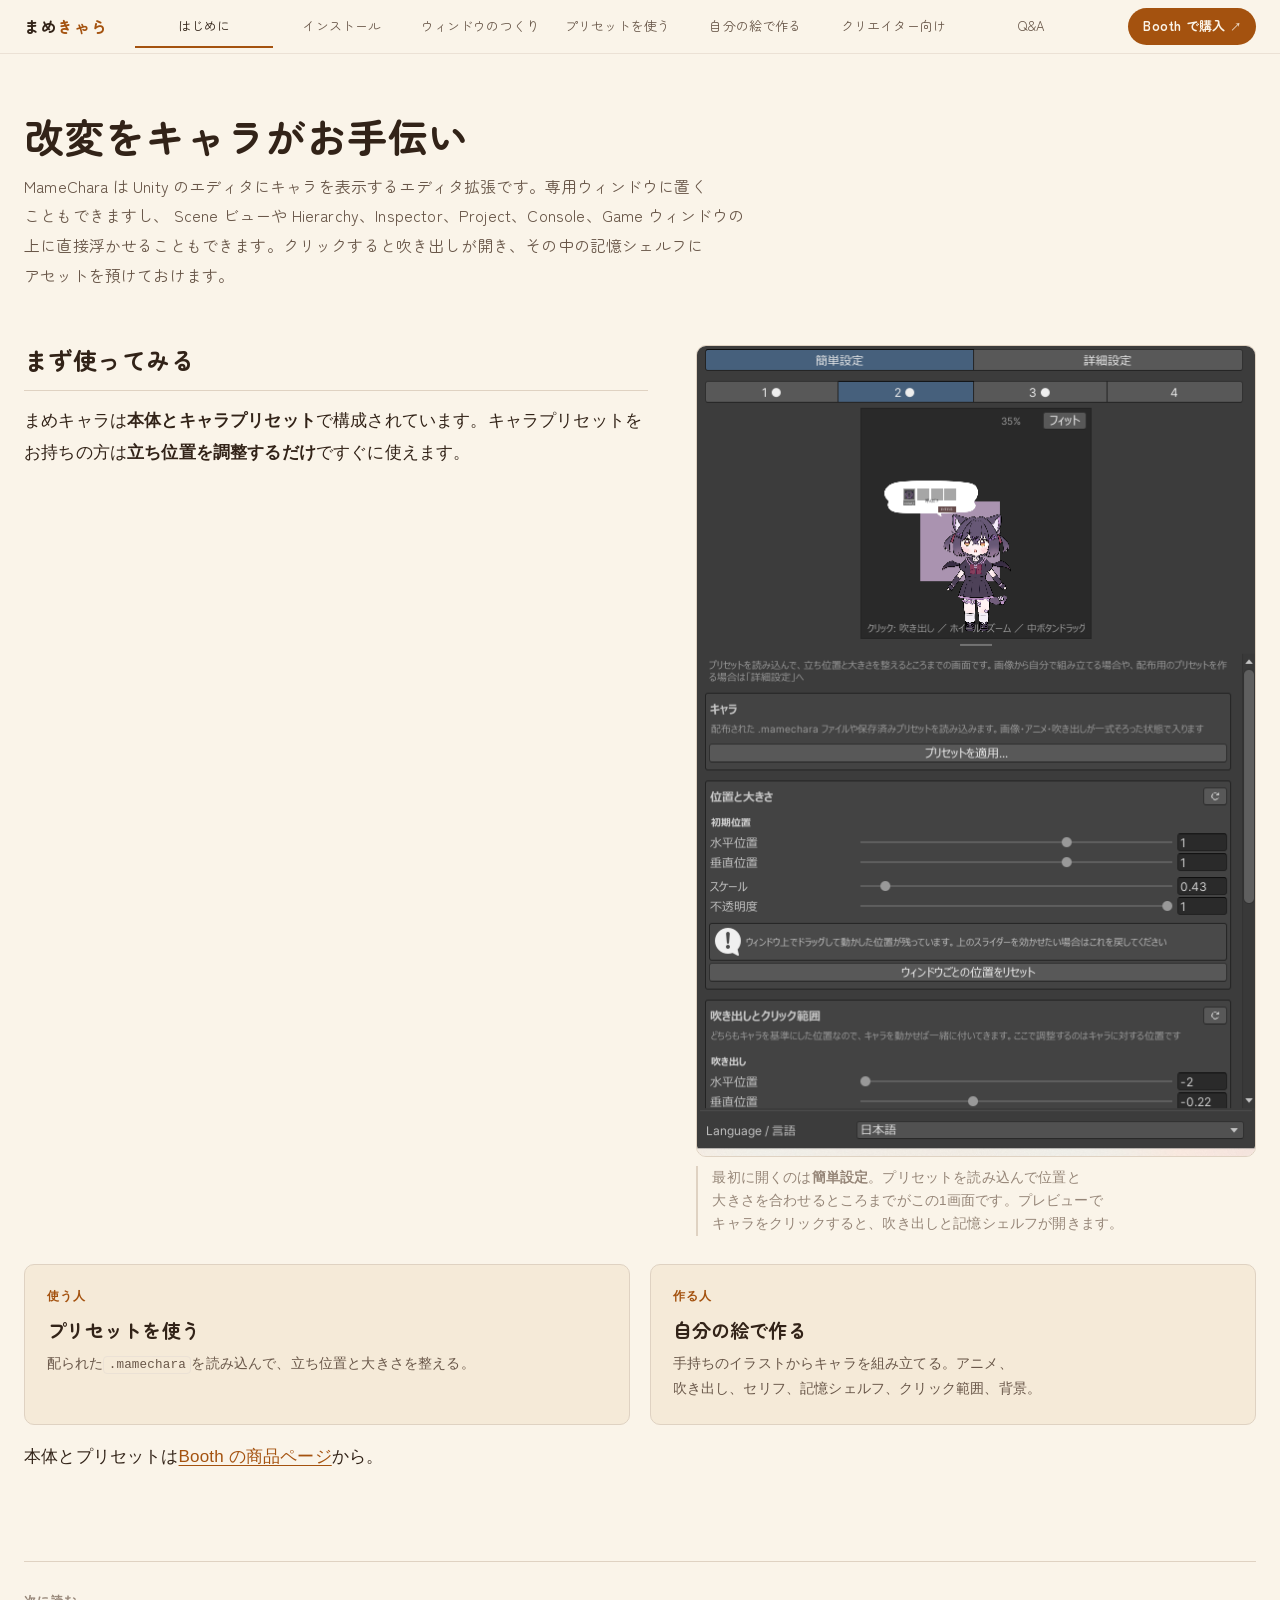
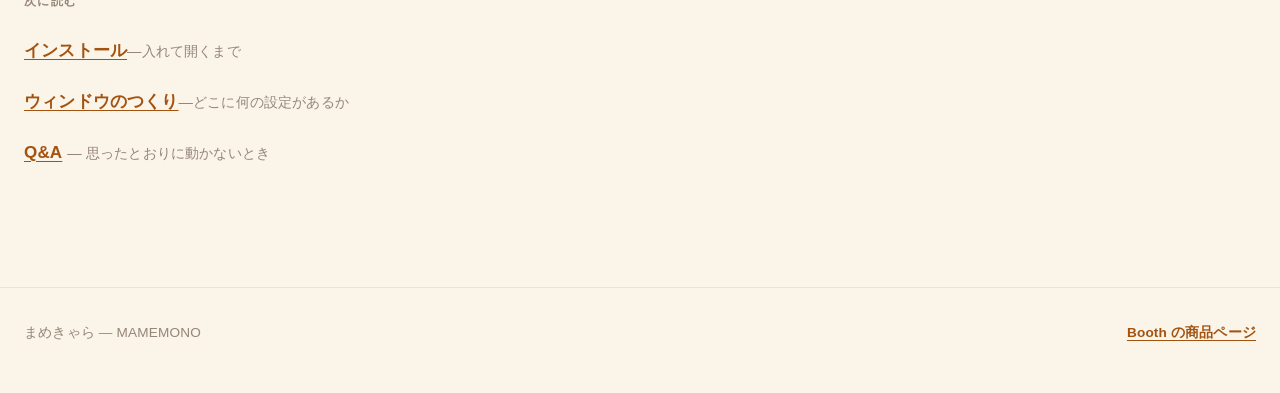
<file: index.html>
<!doctype html>
<html lang="ja">
<head>
<meta charset="utf-8">
<meta name="viewport" content="width=device-width, initial-scale=1">
<title>まめきゃら（MameChara）ドキュメント</title>
<meta name="description" content="改変をキャラがお手伝い。Unity エディタ拡張「まめきゃら（MameChara）」の使い方。">
<link rel="icon" href="data:image/svg+xml,%3Csvg xmlns='http://www.w3.org/2000/svg' viewBox='0 0 32 32'%3E%3Crect width='32' height='32' rx='7' fill='%238c5a2f'/%3E%3Cellipse cx='16' cy='13.5' rx='10' ry='7' fill='%23fff'/%3E%3Cpath d='M11.5 19l0.5 6 5.5-4.5z' fill='%23fff'/%3E%3C/svg%3E">
<link rel="preconnect" href="https://fonts.googleapis.com">
<link rel="preconnect" href="https://fonts.gstatic.com" crossorigin>
<link href="https://fonts.googleapis.com/css2?family=Zen+Maru+Gothic:wght@400;500;700&display=swap" rel="stylesheet">
<link rel="stylesheet" href="assets/style.css">
</head>
<body>

<div class="topbar">
  <div class="topbar-inner">
    <a class="brand" href="index.html">まめ<span>きゃら</span></a>
    <nav>
      <a href="index.html" aria-current="page">はじめに</a><a href="install.html">インストール</a><a href="window.html">ウィンドウのつくり</a><a href="use-preset.html">プリセットを使う</a><a href="own-images.html">自分の絵で作る</a><a href="distribute.html">クリエイター向け</a> <a href="qa.html">Q&amp;A</a>
    </nav>
    <a class="buy" href="https://mamemono.booth.pm/items/8702523" target="_blank" rel="noopener">Booth で購入<span class="arrow" aria-hidden="true">↗</span></a>
  </div>
</div>

<main>

<h1>改変をキャラがお手伝い</h1>

<p class="lede">
MameChara は Unity のエディタにキャラを表示するエディタ拡張です。専用ウィンドウに置くこともできますし、 Scene ビューや Hierarchy、Inspector、Project、Console、Game ウィンドウの上に直接浮かせることもできます。クリックすると吹き出しが開き、その中の記憶シェルフにアセットを預けておけます。
</p>

<div class="split">
  <div class="prose">
    <h2 style="margin-top:0">まず使ってみる</h2>
    <p>
      まめキャラは<strong>本体とキャラプリセット</strong>で構成されています。キャラプリセットをお持ちの方は<strong>立ち位置を調整するだけ</strong>ですぐに使えます。
    </p>
  </div>
  <figure>
    <a href="images/simple-in-action.png" title="原寸で開く"><img src="images/simple-in-action.png" alt="簡単設定の画面。プレビューでキャラをクリックし、吹き出しと記憶シェルフが開いている"></a>
    <figcaption>最初に開くのは<strong>簡単設定</strong>。プリセットを読み込んで位置と大きさを合わせるところまでがこの1画面です。プレビューでキャラをクリックすると、吹き出しと記憶シェルフが開きます。</figcaption>
  </figure>
</div>

<div class="paths">
  <a class="path" href="use-preset.html">
    <span class="who">使う人</span><span class="title">プリセットを使う</span>
    <p>配られた<code>.mamechara</code>を読み込んで、立ち位置と大きさを整える。</p>
  </a>
  <a class="path" href="own-images.html">
    <span class="who">作る人</span><span class="title">自分の絵で作る</span>
    <p>手持ちのイラストからキャラを組み立てる。アニメ、吹き出し、セリフ、記憶シェルフ、クリック範囲、背景。</p>
  </a>
</div>

<p>
  本体とプリセットは<a href="https://mamemono.booth.pm/items/8702523" target="_blank" rel="noopener">Booth の商品ページ</a>から。
</p>

<div class="next">
  <span class="label">次に読む</span>
  <ul>
    <li><a href="install.html">インストール</a><span class="why">—入れて開くまで</span></li>
    <li><a href="window.html">ウィンドウのつくり</a><span class="why">—どこに何の設定があるか</span></li>
    <li><a href="qa.html">Q&amp;A</a> <span class="why">— 思ったとおりに動かないとき</span></li>
  </ul>
</div>

</main>

<footer><div class="inner">
  <span>まめきゃら — MAMEMONO</span>
  <a href="https://mamemono.booth.pm/items/8702523" target="_blank" rel="noopener">Booth の商品ページ</a>
</div></footer>

</body>
</html>
</file>
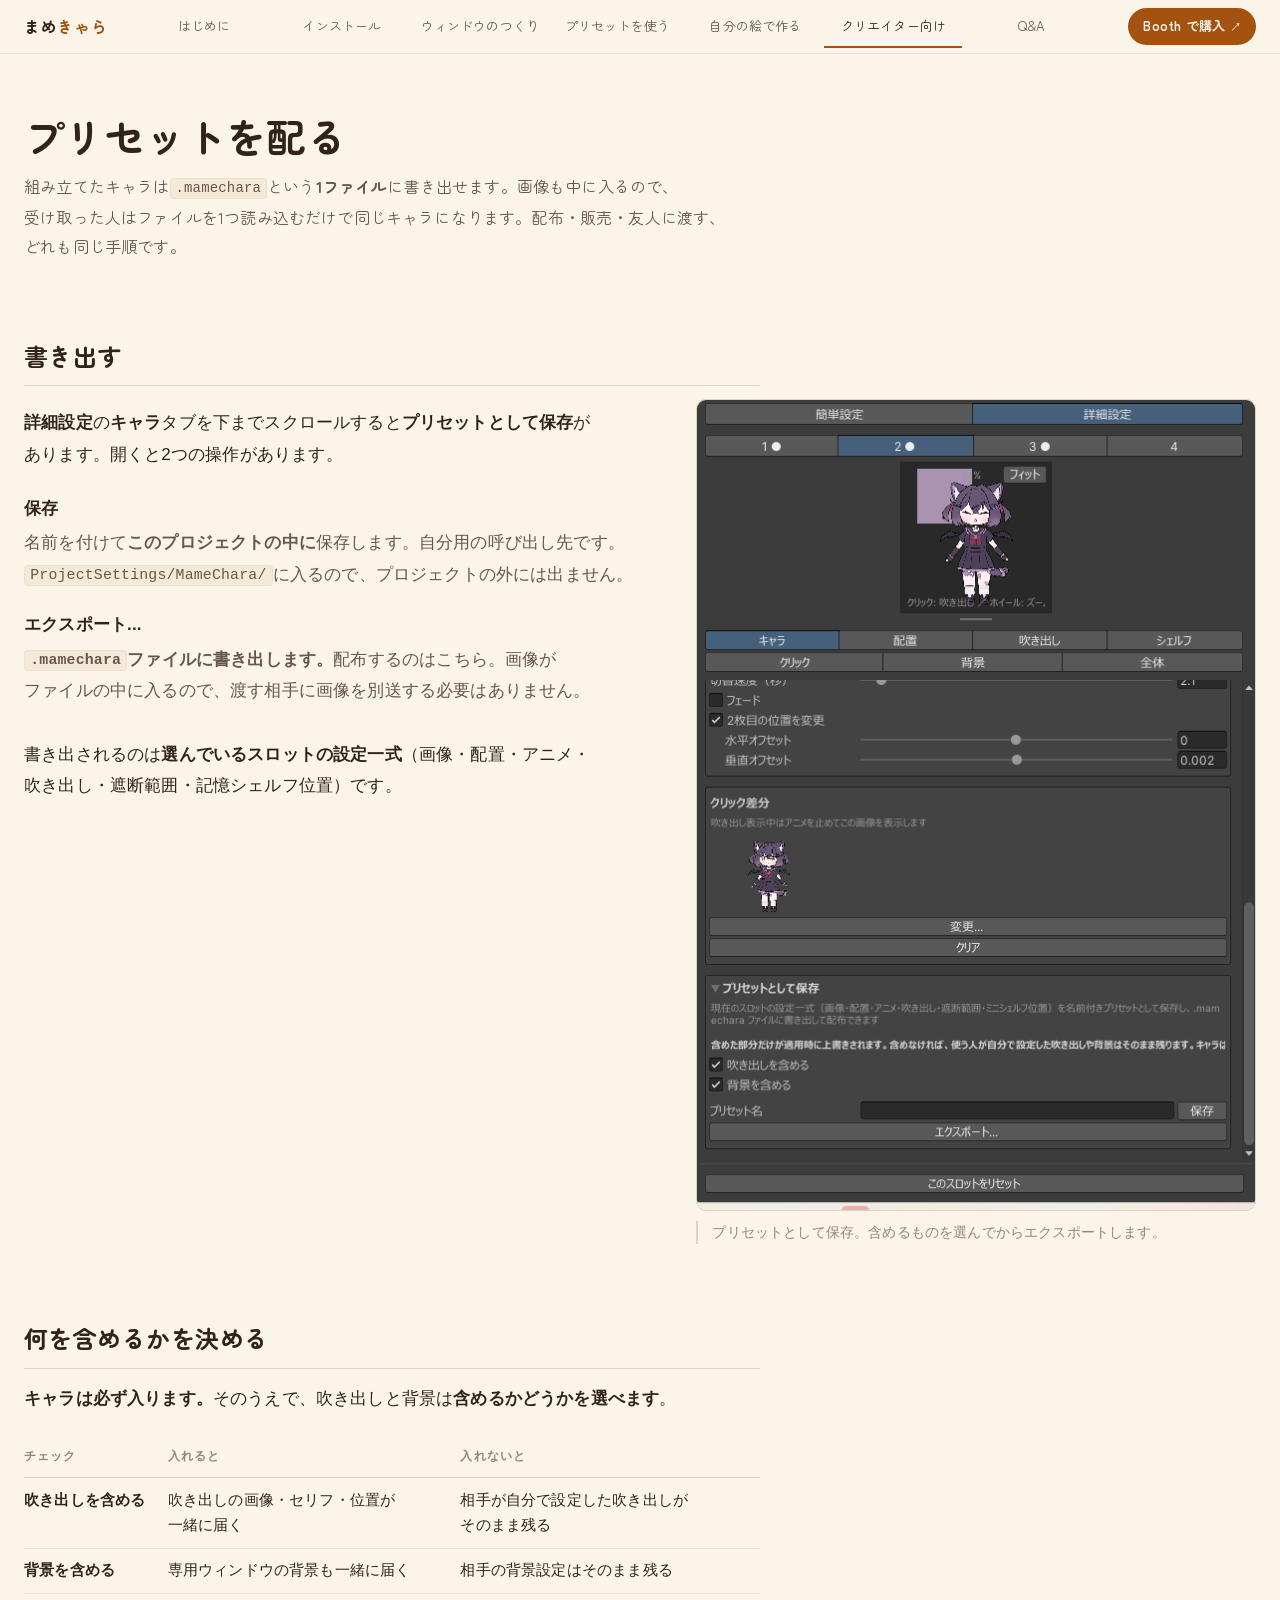
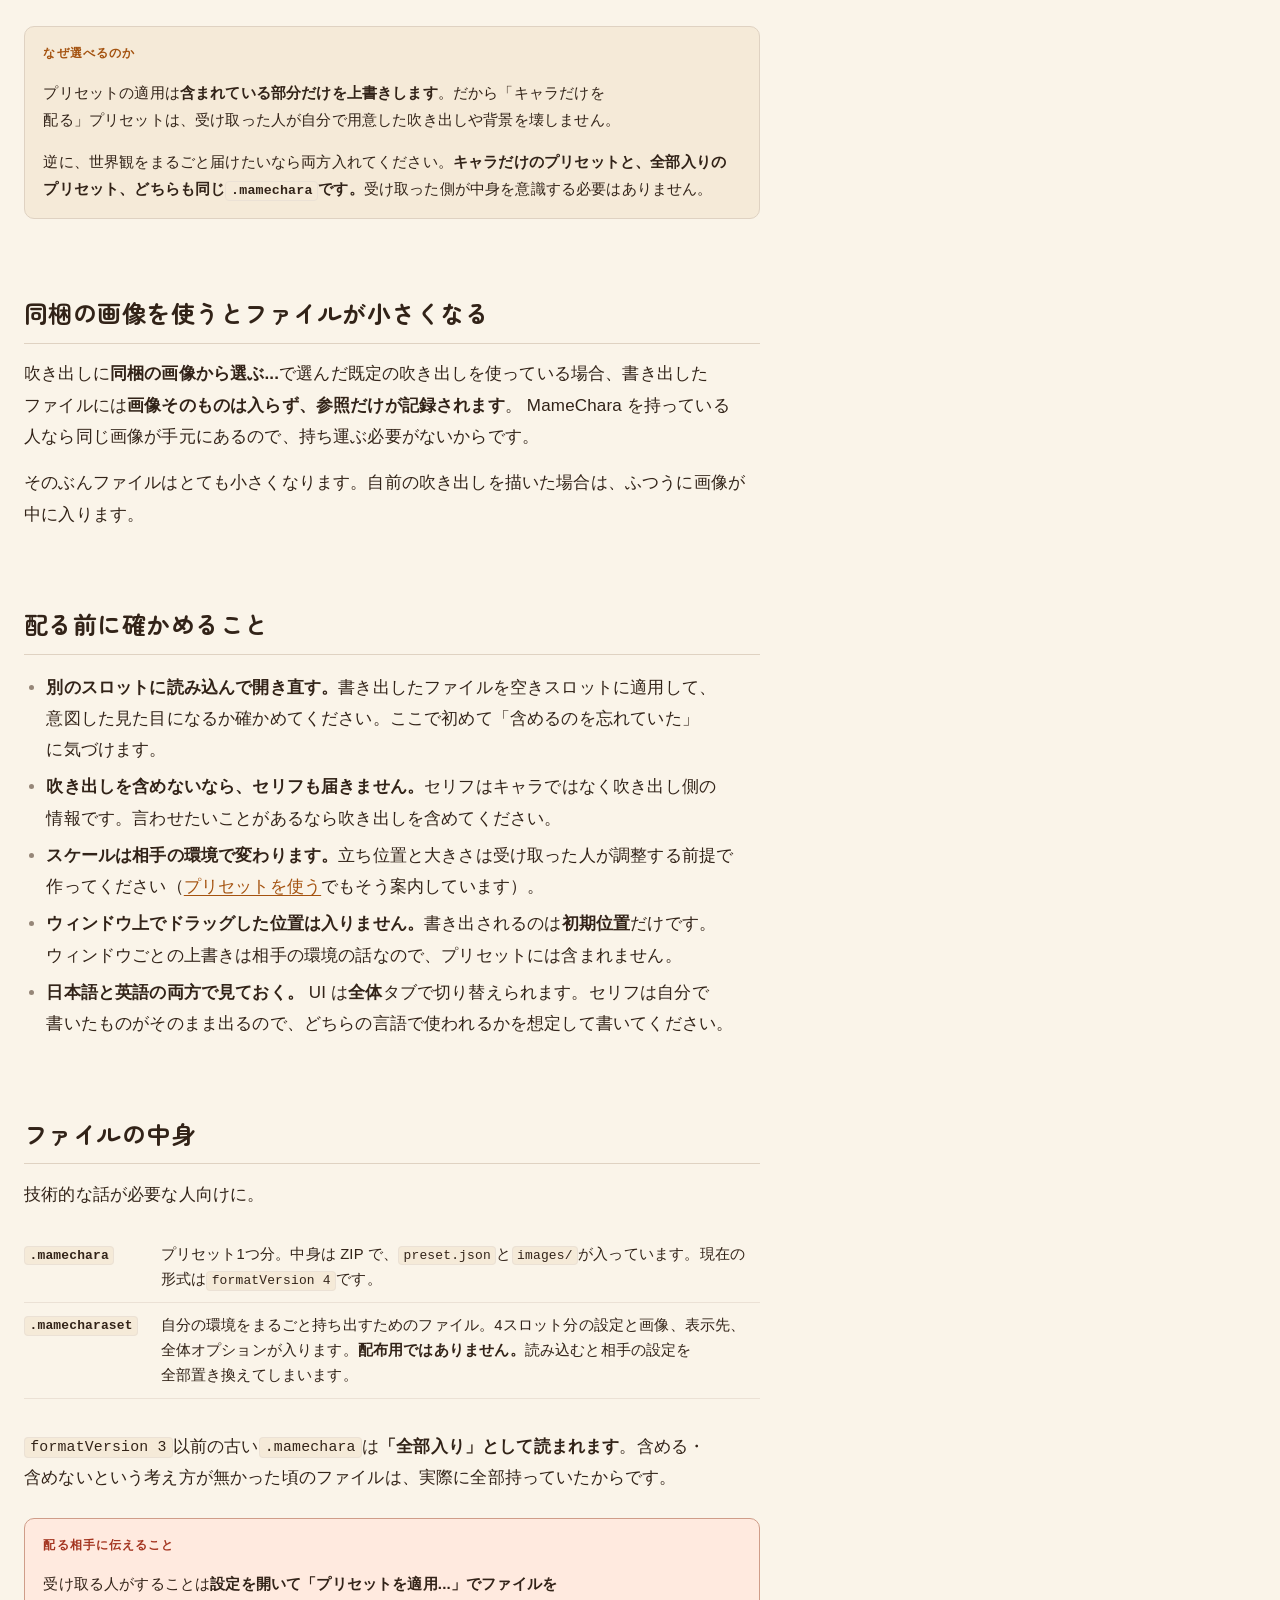
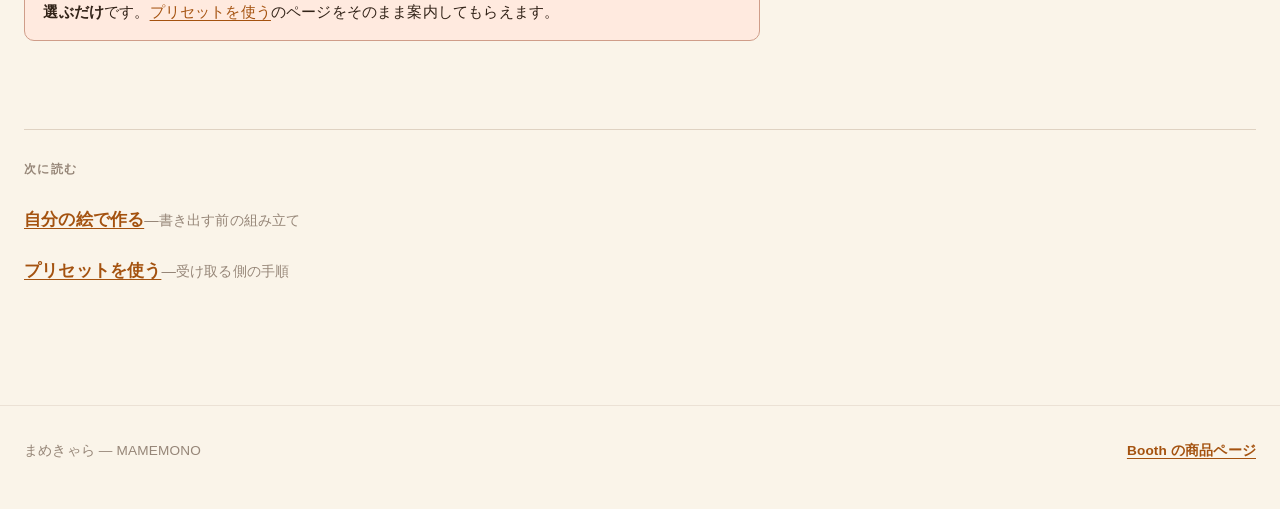
<file: distribute.html>
<!doctype html>
<html lang="ja">
<head>
<meta charset="utf-8">
<meta name="viewport" content="width=device-width, initial-scale=1">
<title>プリセットを配る — まめきゃら</title>
<meta name="description" content="組み立てたキャラを .mamechara ファイルに書き出して配布する手順。何を含めるか、含めないとどうなるか。">
<link rel="icon" href="data:image/svg+xml,%3Csvg xmlns='http://www.w3.org/2000/svg' viewBox='0 0 32 32'%3E%3Crect width='32' height='32' rx='7' fill='%238c5a2f'/%3E%3Cellipse cx='16' cy='13.5' rx='10' ry='7' fill='%23fff'/%3E%3Cpath d='M11.5 19l0.5 6 5.5-4.5z' fill='%23fff'/%3E%3C/svg%3E">
<link rel="preconnect" href="https://fonts.googleapis.com">
<link rel="preconnect" href="https://fonts.gstatic.com" crossorigin>
<link href="https://fonts.googleapis.com/css2?family=Zen+Maru+Gothic:wght@400;500;700&display=swap" rel="stylesheet">
<link rel="stylesheet" href="assets/style.css">
</head>
<body>

<div class="topbar">
  <div class="topbar-inner">
    <a class="brand" href="index.html">まめ<span>きゃら</span></a>
    <nav>
      <a href="index.html">はじめに</a><a href="install.html">インストール</a><a href="window.html">ウィンドウのつくり</a><a href="use-preset.html">プリセットを使う</a><a href="own-images.html">自分の絵で作る</a><a href="distribute.html" aria-current="page">クリエイター向け</a> <a href="qa.html">Q&amp;A</a>
    </nav>
    <a class="buy" href="https://mamemono.booth.pm/items/8702523" target="_blank" rel="noopener">Booth で購入<span class="arrow" aria-hidden="true">↗</span></a>
  </div>
</div>

<main>

<h1>プリセットを配る</h1>

<p class="lede">
組み立てたキャラは<code>.mamechara</code>という<strong>1ファイル</strong>に書き出せます。画像も中に入るので、受け取った人はファイルを1つ読み込むだけで同じキャラになります。配布・販売・友人に渡す、どれも同じ手順です。
</p>

<h2>書き出す</h2>

<div class="split">
  <div class="prose">
    <p>
      <strong>詳細設定</strong>の<strong>キャラ</strong>タブを下までスクロールすると<strong>プリセットとして保存</strong>があります。開くと2つの操作があります。
    </p>
    <dl class="terms">
      <dt>保存</dt>
      <dd>
        名前を付けて<strong>このプロジェクトの中に</strong>保存します。自分用の呼び出し先です。<code>ProjectSettings/MameChara/</code>に入るので、プロジェクトの外には出ません。
      </dd>
      <dt>エクスポート...</dt><dd><strong><code>.mamechara</code>ファイルに書き出します。</strong>配布するのはこちら。画像がファイルの中に入るので、渡す相手に画像を別送する必要はありません。
      </dd>
    </dl>
    <p>
      書き出されるのは<strong>選んでいるスロットの設定一式</strong>（画像・配置・アニメ・吹き出し・遮断範囲・記憶シェルフ位置）です。
    </p>
  </div>
  <figure>
    <a href="images/adv-character-preset.png" title="原寸で開く"><img src="images/adv-character-preset.png" alt="キャラタブのプリセットとして保存。吹き出しを含める、背景を含めるのチェックとエクスポートボタン"></a>
    <figcaption>プリセットとして保存。含めるものを選んでからエクスポートします。</figcaption>
  </figure>
</div>

<h2>何を含めるかを決める</h2>

<p>
  <strong>キャラは必ず入ります。</strong>そのうえで、吹き出しと背景は<strong>含めるかどうかを選べます</strong>。
</p>

<table class="full">
  <tr><th>チェック</th><th>入れると</th><th>入れないと</th></tr>
  <tr>
    <td>吹き出しを含める</td>
    <td>吹き出しの画像・セリフ・位置が一緒に届く</td>
    <td>相手が自分で設定した吹き出しがそのまま残る</td>
  </tr>
  <tr>
    <td>背景を含める</td>
    <td>専用ウィンドウの背景も一緒に届く</td>
    <td>相手の背景設定はそのまま残る</td>
  </tr>
</table>

<div class="note">
  <span class="label">なぜ選べるのか</span>
  <p>
    プリセットの適用は<strong>含まれている部分だけを上書きします</strong>。だから「キャラだけを配る」プリセットは、受け取った人が自分で用意した吹き出しや背景を壊しません。
  </p>
  <p>
    逆に、世界観をまるごと届けたいなら両方入れてください。<strong>キャラだけのプリセットと、全部入りのプリセット、どちらも同じ<code>.mamechara</code>です。</strong>受け取った側が中身を意識する必要はありません。
  </p>
</div>

<h2>同梱の画像を使うとファイルが小さくなる</h2>

<p>
  吹き出しに<strong>同梱の画像から選ぶ...</strong>で選んだ既定の吹き出しを使っている場合、書き出したファイルには<strong>画像そのものは入らず、参照だけが記録されます</strong>。 MameChara を持っている人なら同じ画像が手元にあるので、持ち運ぶ必要がないからです。
</p>

<p>
  そのぶんファイルはとても小さくなります。自前の吹き出しを描いた場合は、ふつうに画像が中に入ります。
</p>

<h2>配る前に確かめること</h2>

<ul>
  <li>
    <strong>別のスロットに読み込んで開き直す。</strong>書き出したファイルを空きスロットに適用して、意図した見た目になるか確かめてください。ここで初めて「含めるのを忘れていた」に気づけます。
  </li>
  <li>
    <strong>吹き出しを含めないなら、セリフも届きません。</strong>セリフはキャラではなく吹き出し側の情報です。言わせたいことがあるなら吹き出しを含めてください。
  </li>
  <li>
    <strong>スケールは相手の環境で変わります。</strong>立ち位置と大きさは受け取った人が調整する前提で作ってください（<a href="use-preset.html">プリセットを使う</a>でもそう案内しています）。
  </li>
  <li>
    <strong>ウィンドウ上でドラッグした位置は入りません。</strong>書き出されるのは<strong>初期位置</strong>だけです。ウィンドウごとの上書きは相手の環境の話なので、プリセットには含まれません。
  </li>
  <li>
    <strong>日本語と英語の両方で見ておく。</strong> UI は<strong>全体</strong>タブで切り替えられます。セリフは自分で書いたものがそのまま出るので、どちらの言語で使われるかを想定して書いてください。
  </li>
</ul>

<h2>ファイルの中身</h2>

<p>
  技術的な話が必要な人向けに。
</p>

<table class="full">
  <tr><td><code>.mamechara</code></td><td>
    プリセット1つ分。中身は ZIP で、<code>preset.json</code>と<code>images/</code>が入っています。現在の形式は<code>formatVersion 4</code>です。
  </td></tr>
  <tr><td><code>.mamecharaset</code></td><td>
    自分の環境をまるごと持ち出すためのファイル。4スロット分の設定と画像、表示先、全体オプションが入ります。<strong>配布用ではありません。</strong>読み込むと相手の設定を全部置き換えてしまいます。
  </td></tr>
</table>

<p>
  <code>formatVersion 3</code>以前の古い<code>.mamechara</code>は<strong>「全部入り」として読まれます</strong>。含める・含めないという考え方が無かった頃のファイルは、実際に全部持っていたからです。
</p>

<div class="callout">
  <span class="label">配る相手に伝えること</span>
  <p>
    受け取る人がすることは<strong>設定を開いて「プリセットを適用...」でファイルを選ぶだけ</strong>です。<a href="use-preset.html">プリセットを使う</a>のページをそのまま案内してもらえます。
  </p>
</div>

<div class="next">
  <span class="label">次に読む</span>
  <ul>
    <li><a href="own-images.html">自分の絵で作る</a><span class="why">—書き出す前の組み立て</span></li>
    <li><a href="use-preset.html">プリセットを使う</a><span class="why">—受け取る側の手順</span></li>
  </ul>
</div>

</main>

<footer><div class="inner">
  <span>まめきゃら — MAMEMONO</span>
  <a href="https://mamemono.booth.pm/items/8702523" target="_blank" rel="noopener">Booth の商品ページ</a>
</div></footer>

</body>
</html>
</file>
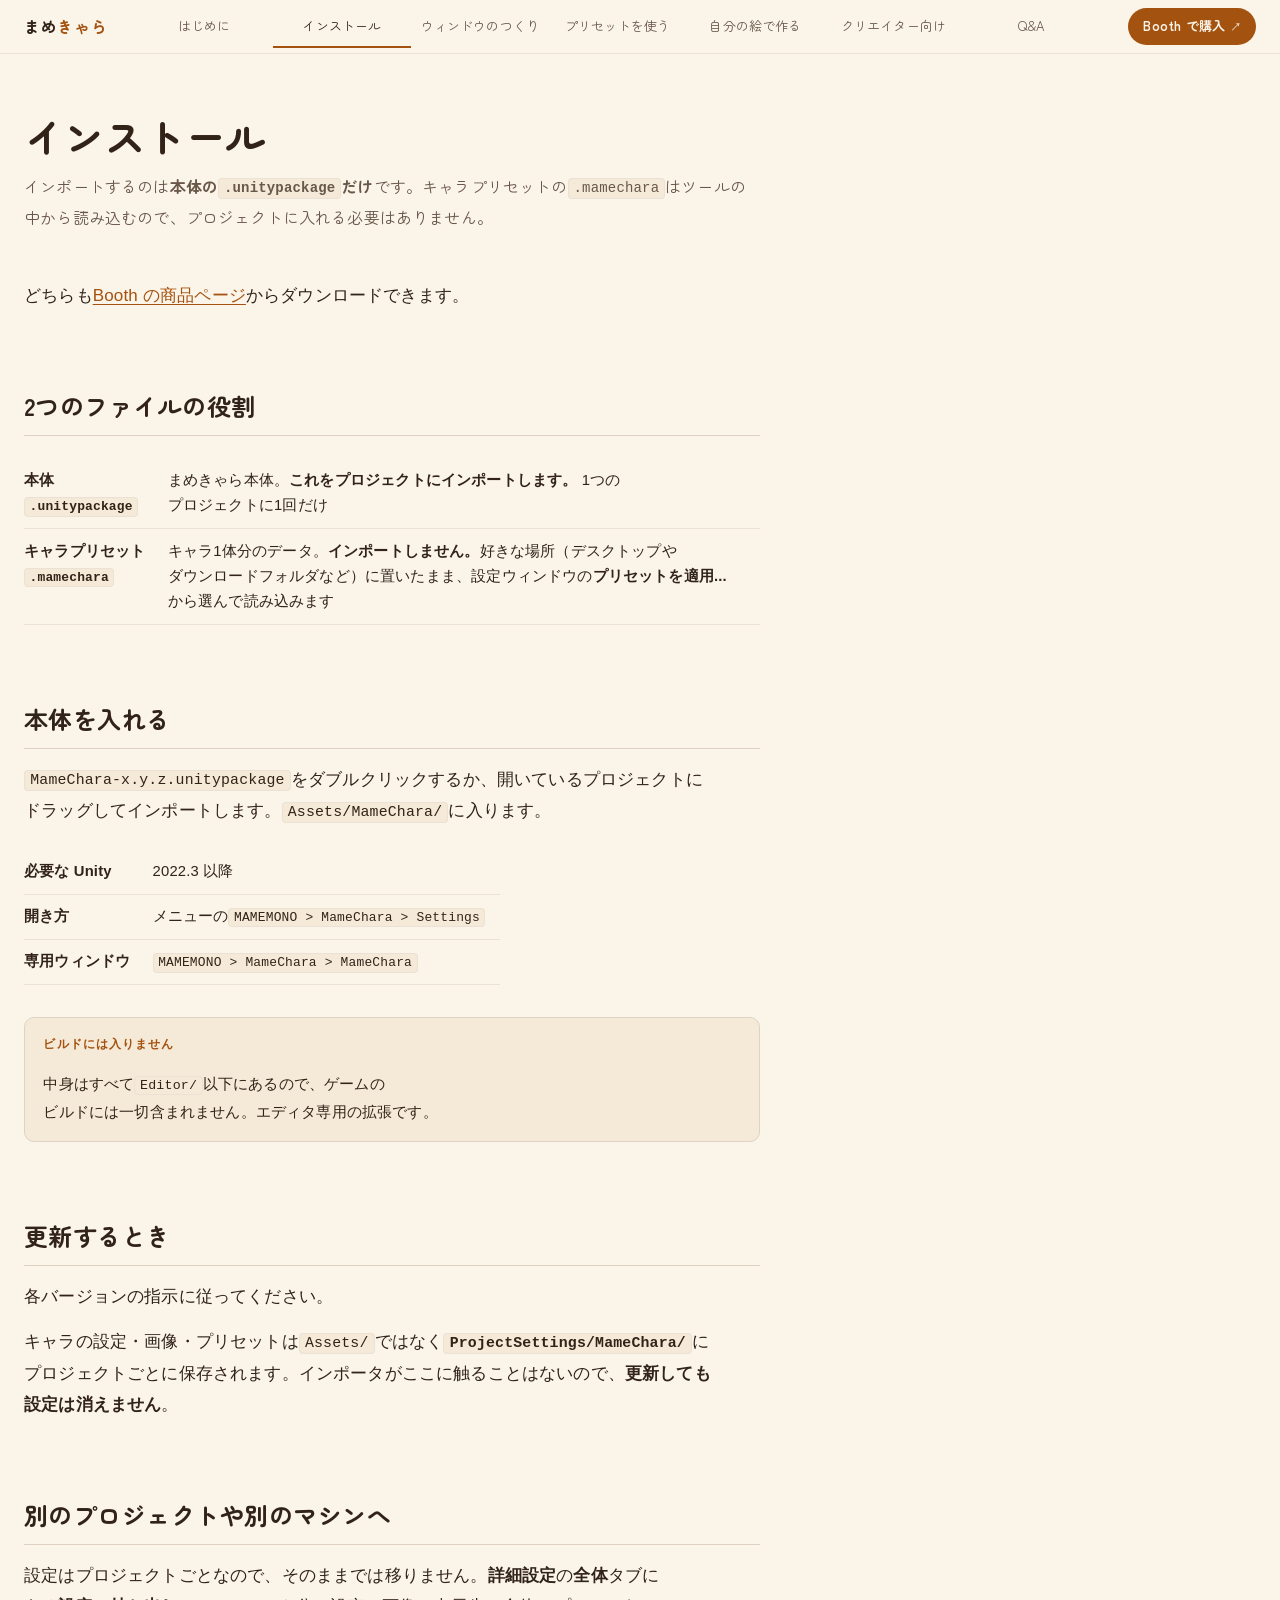
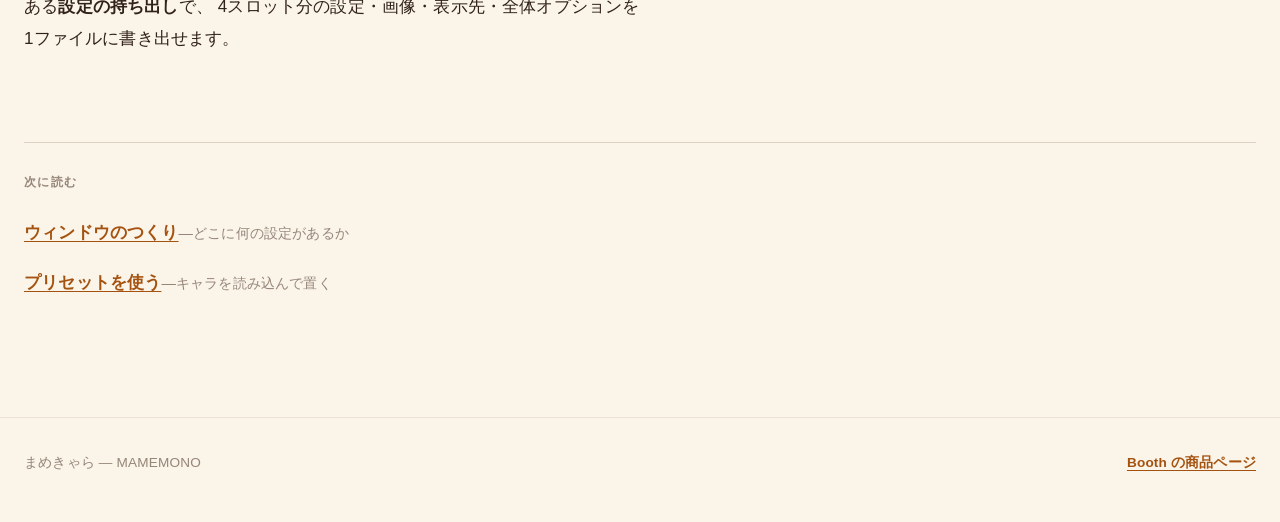
<file: install.html>
<!doctype html>
<html lang="ja">
<head>
<meta charset="utf-8">
<meta name="viewport" content="width=device-width, initial-scale=1">
<title>インストール — まめきゃら</title>
<meta name="description" content="まめきゃら（MameChara）の導入手順と、更新しても設定が消えない理由。">
<link rel="icon" href="data:image/svg+xml,%3Csvg xmlns='http://www.w3.org/2000/svg' viewBox='0 0 32 32'%3E%3Crect width='32' height='32' rx='7' fill='%238c5a2f'/%3E%3Cellipse cx='16' cy='13.5' rx='10' ry='7' fill='%23fff'/%3E%3Cpath d='M11.5 19l0.5 6 5.5-4.5z' fill='%23fff'/%3E%3C/svg%3E">
<link rel="preconnect" href="https://fonts.googleapis.com">
<link rel="preconnect" href="https://fonts.gstatic.com" crossorigin>
<link href="https://fonts.googleapis.com/css2?family=Zen+Maru+Gothic:wght@400;500;700&display=swap" rel="stylesheet">
<link rel="stylesheet" href="assets/style.css">
</head>
<body>

<div class="topbar">
  <div class="topbar-inner">
    <a class="brand" href="index.html">まめ<span>きゃら</span></a>
    <nav>
      <a href="index.html">はじめに</a><a href="install.html" aria-current="page">インストール</a><a href="window.html">ウィンドウのつくり</a><a href="use-preset.html">プリセットを使う</a><a href="own-images.html">自分の絵で作る</a><a href="distribute.html">クリエイター向け</a> <a href="qa.html">Q&amp;A</a>
    </nav>
    <a class="buy" href="https://mamemono.booth.pm/items/8702523" target="_blank" rel="noopener">Booth で購入<span class="arrow" aria-hidden="true">↗</span></a>
  </div>
</div>

<main>

<h1>インストール</h1>

<p class="lede">
インポートするのは<strong>本体の<code>.unitypackage</code>だけ</strong>です。キャラプリセットの<code>.mamechara</code>はツールの中から読み込むので、プロジェクトに入れる必要はありません。
</p>

<p>
  どちらも<a href="https://mamemono.booth.pm/items/8702523" target="_blank" rel="noopener">Booth の商品ページ</a>からダウンロードできます。
</p>

<h2>2つのファイルの役割</h2>

<table class="full">
  <tr>
    <td>本体<br><code>.unitypackage</code></td>
    <td>
      まめきゃら本体。<strong>これをプロジェクトにインポートします。</strong> 1つのプロジェクトに1回だけ
    </td>
  </tr>
  <tr>
    <td>キャラプリセット<br><code>.mamechara</code></td>
    <td>
      キャラ1体分のデータ。<strong>インポートしません。</strong>好きな場所（デスクトップやダウンロードフォルダなど）に置いたまま、設定ウィンドウの<strong>プリセットを適用...</strong>から選んで読み込みます
    </td>
  </tr>
</table>

<h2>本体を入れる</h2>

<p>
  <code>MameChara-x.y.z.unitypackage</code>をダブルクリックするか、開いているプロジェクトにドラッグしてインポートします。<code>Assets/MameChara/</code>に入ります。
</p>

<table class="full">
  <tr><td>必要な Unity</td><td>2022.3 以降</td></tr>
  <tr><td>開き方</td><td>メニューの<code>MAMEMONO &gt; MameChara &gt; Settings</code></td></tr>
  <tr><td>専用ウィンドウ</td><td><code>MAMEMONO &gt; MameChara &gt; MameChara</code></td></tr>
</table>

<div class="note">
  <span class="label">ビルドには入りません</span>
  <p>
    中身はすべて<code>Editor/</code>以下にあるので、ゲームのビルドには一切含まれません。エディタ専用の拡張です。
  </p>
</div>

<h2>更新するとき</h2>

<p>
  各バージョンの指示に従ってください。
</p>

<p>
  キャラの設定・画像・プリセットは<code>Assets/</code>ではなく<strong><code>ProjectSettings/MameChara/</code></strong>にプロジェクトごとに保存されます。インポータがここに触ることはないので、<strong>更新しても設定は消えません</strong>。
</p>

<h2>別のプロジェクトや別のマシンへ</h2>

<p>
  設定はプロジェクトごとなので、そのままでは移りません。<strong>詳細設定</strong>の<strong>全体</strong>タブにある<strong>設定の持ち出し</strong>で、 4スロット分の設定・画像・表示先・全体オプションを1ファイルに書き出せます。
</p>

<div class="next">
  <span class="label">次に読む</span>
  <ul>
    <li><a href="window.html">ウィンドウのつくり</a><span class="why">—どこに何の設定があるか</span></li>
    <li><a href="use-preset.html">プリセットを使う</a><span class="why">—キャラを読み込んで置く</span></li>
  </ul>
</div>

</main>

<footer><div class="inner">
  <span>まめきゃら — MAMEMONO</span>
  <a href="https://mamemono.booth.pm/items/8702523" target="_blank" rel="noopener">Booth の商品ページ</a>
</div></footer>

</body>
</html>
</file>
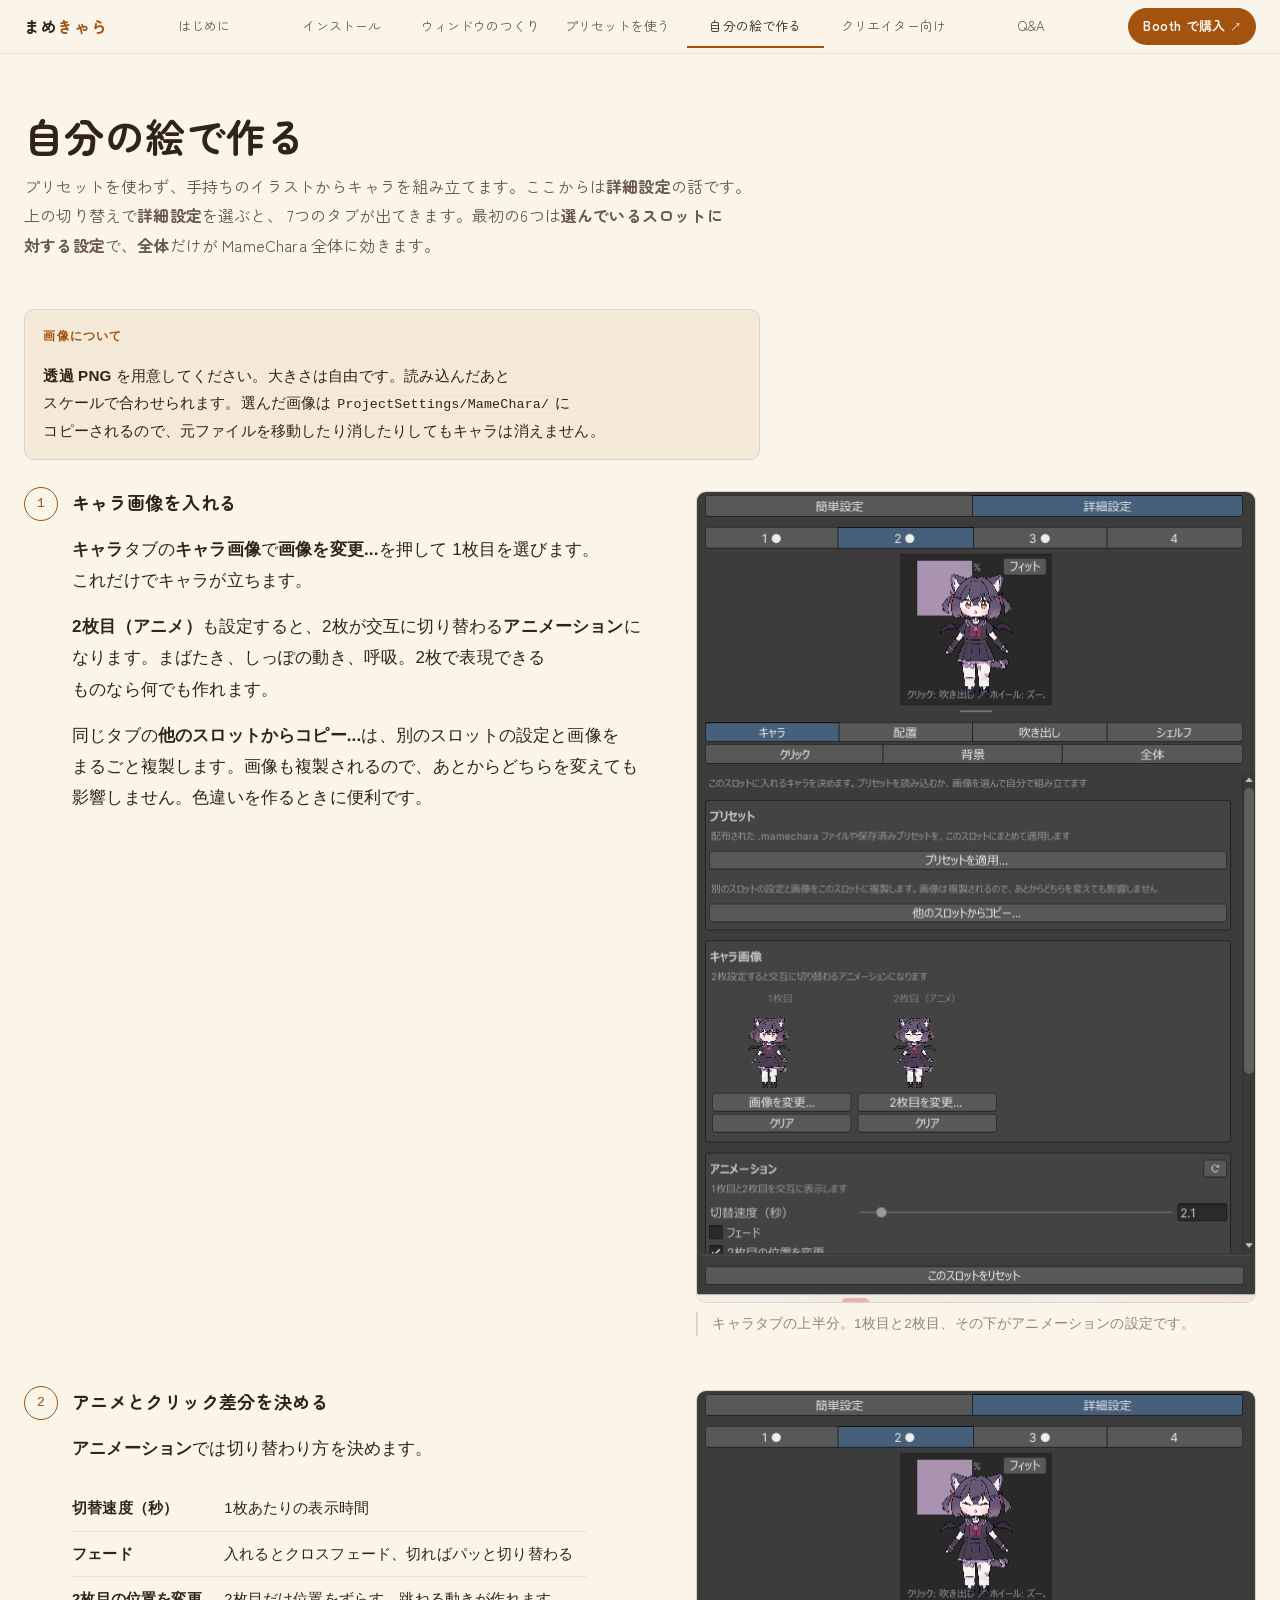
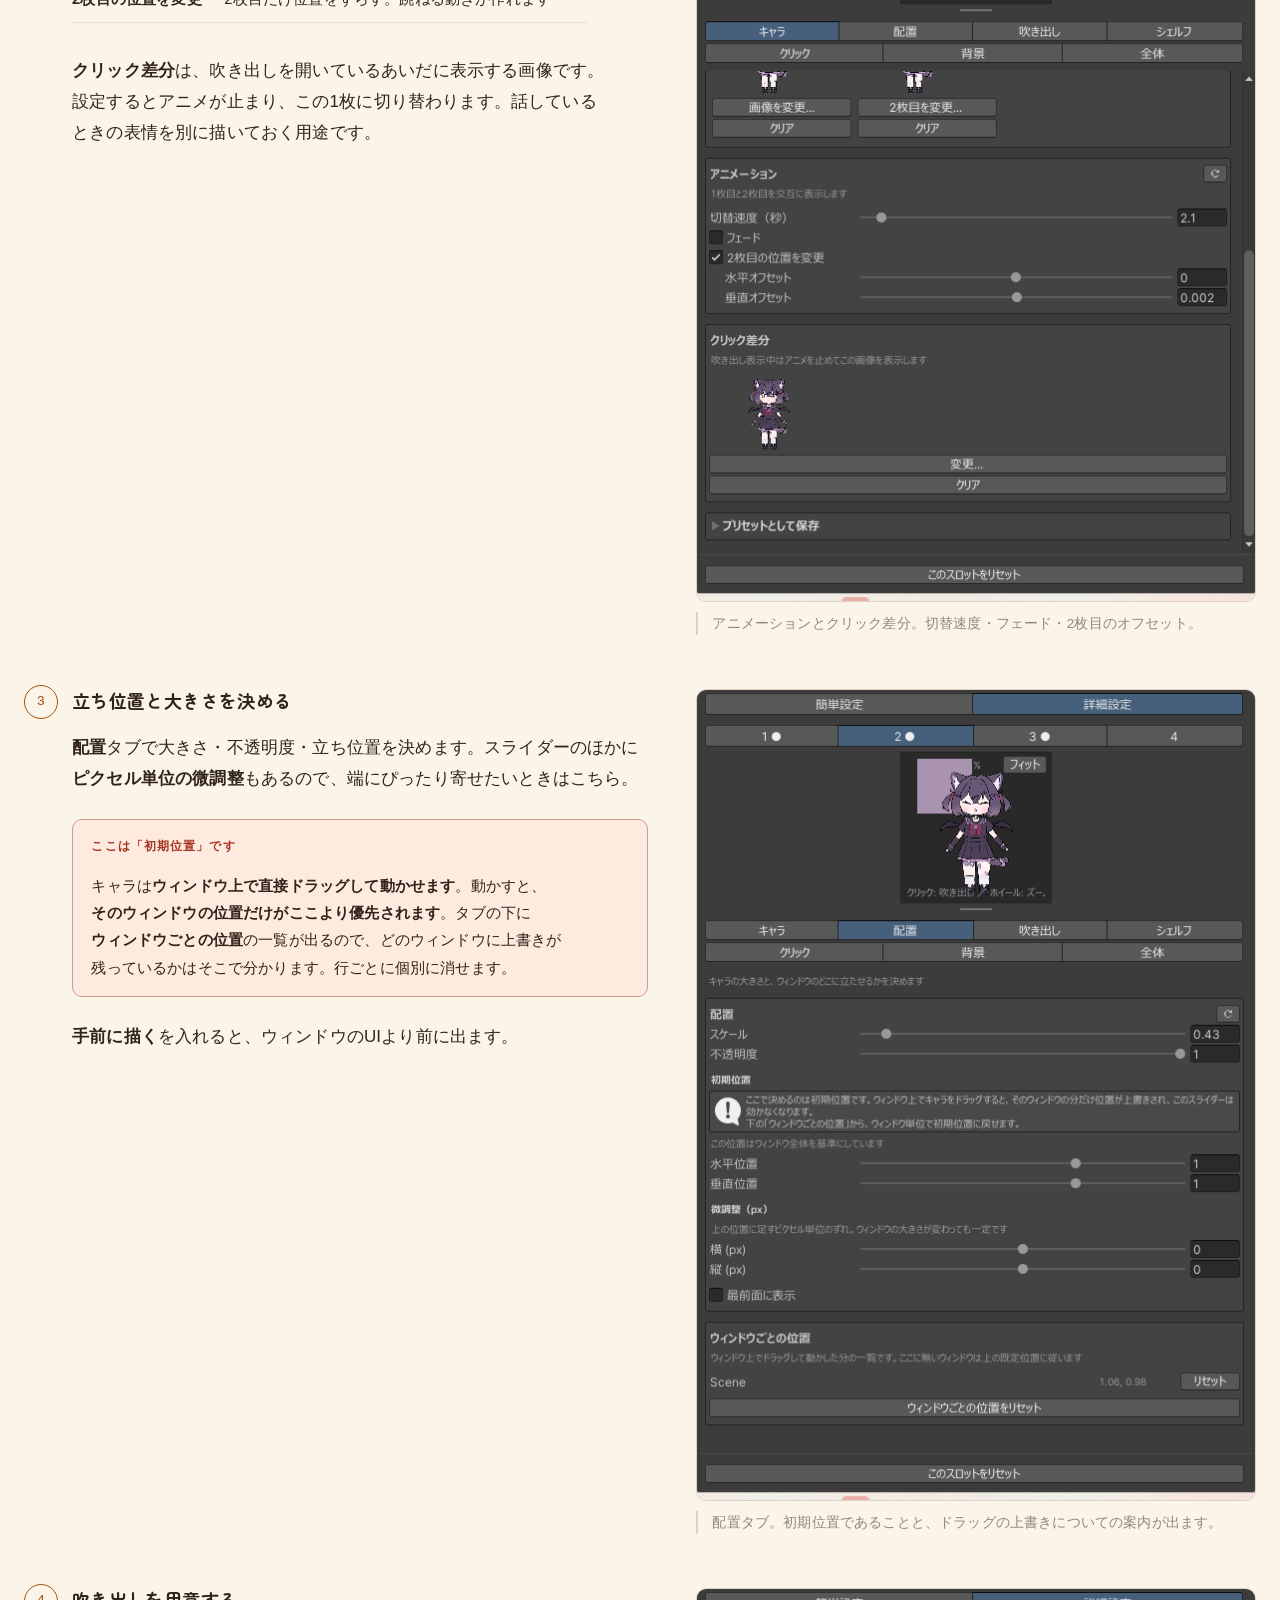
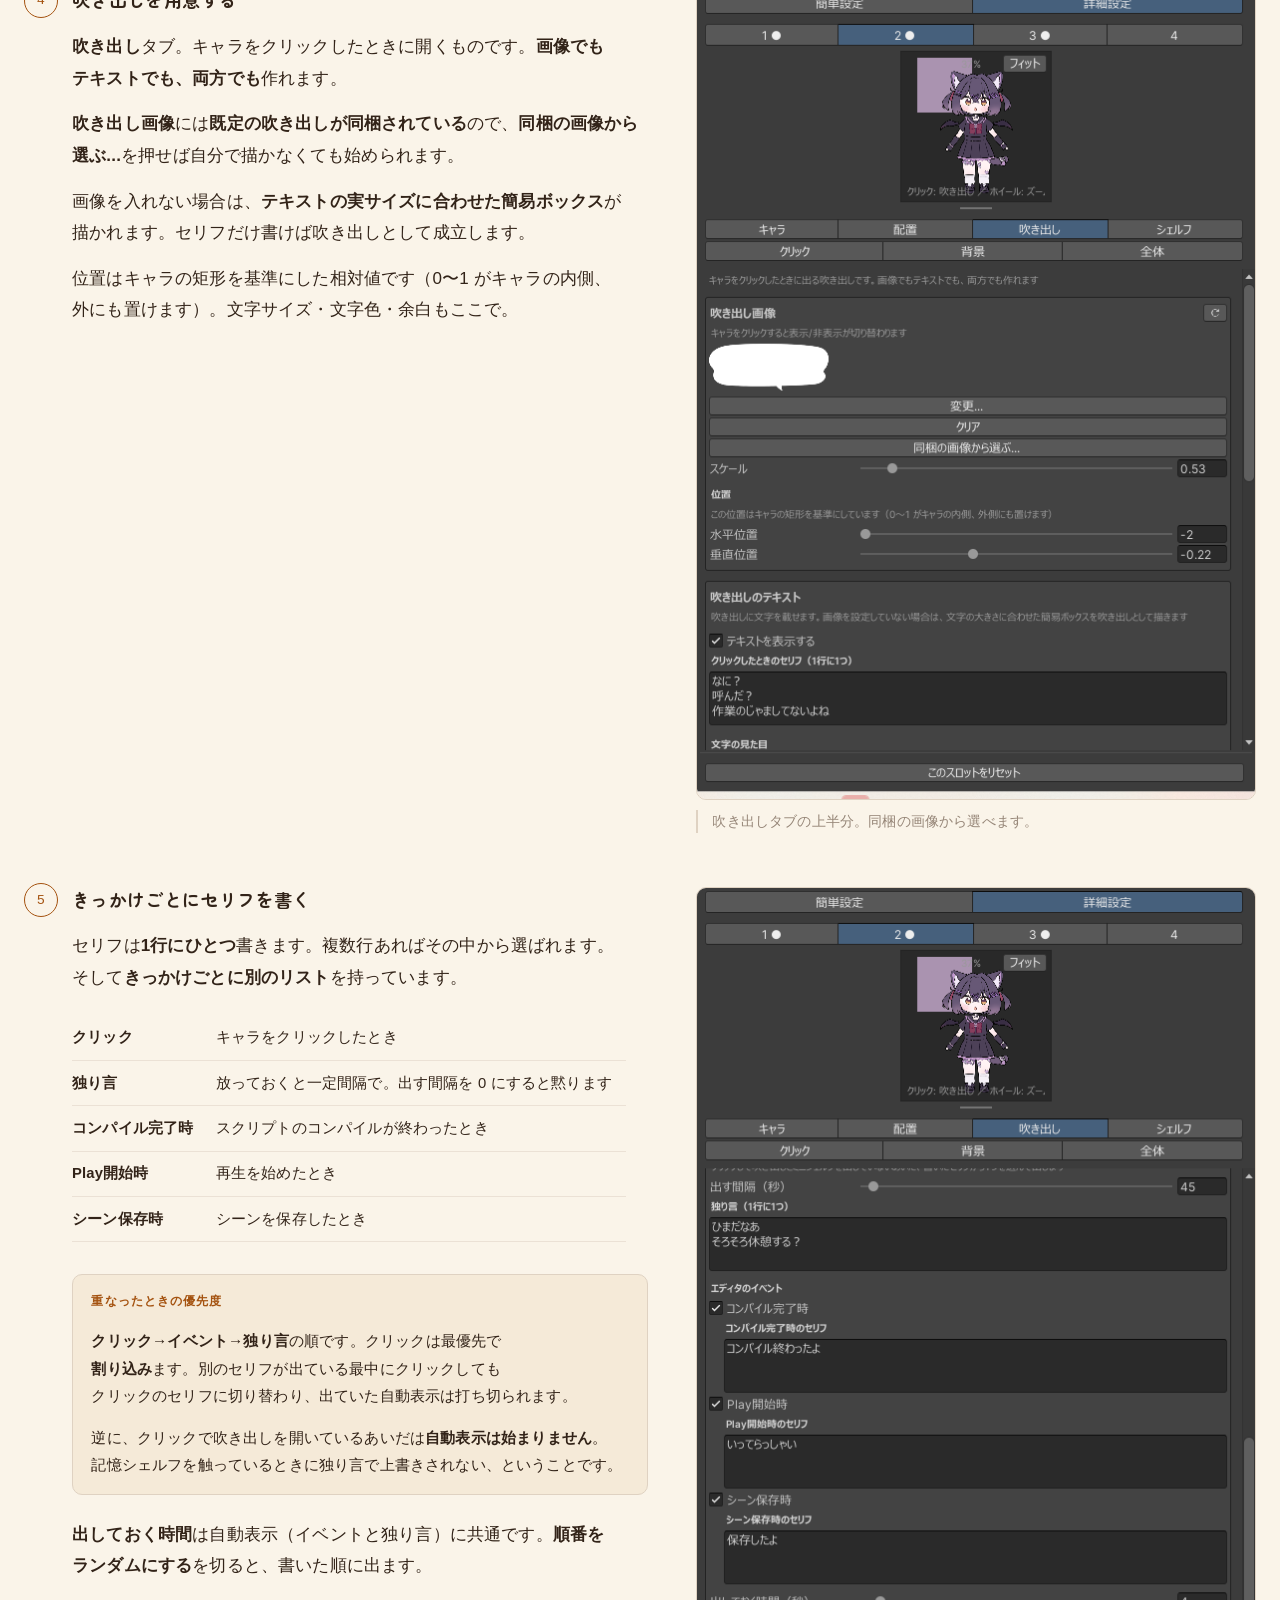
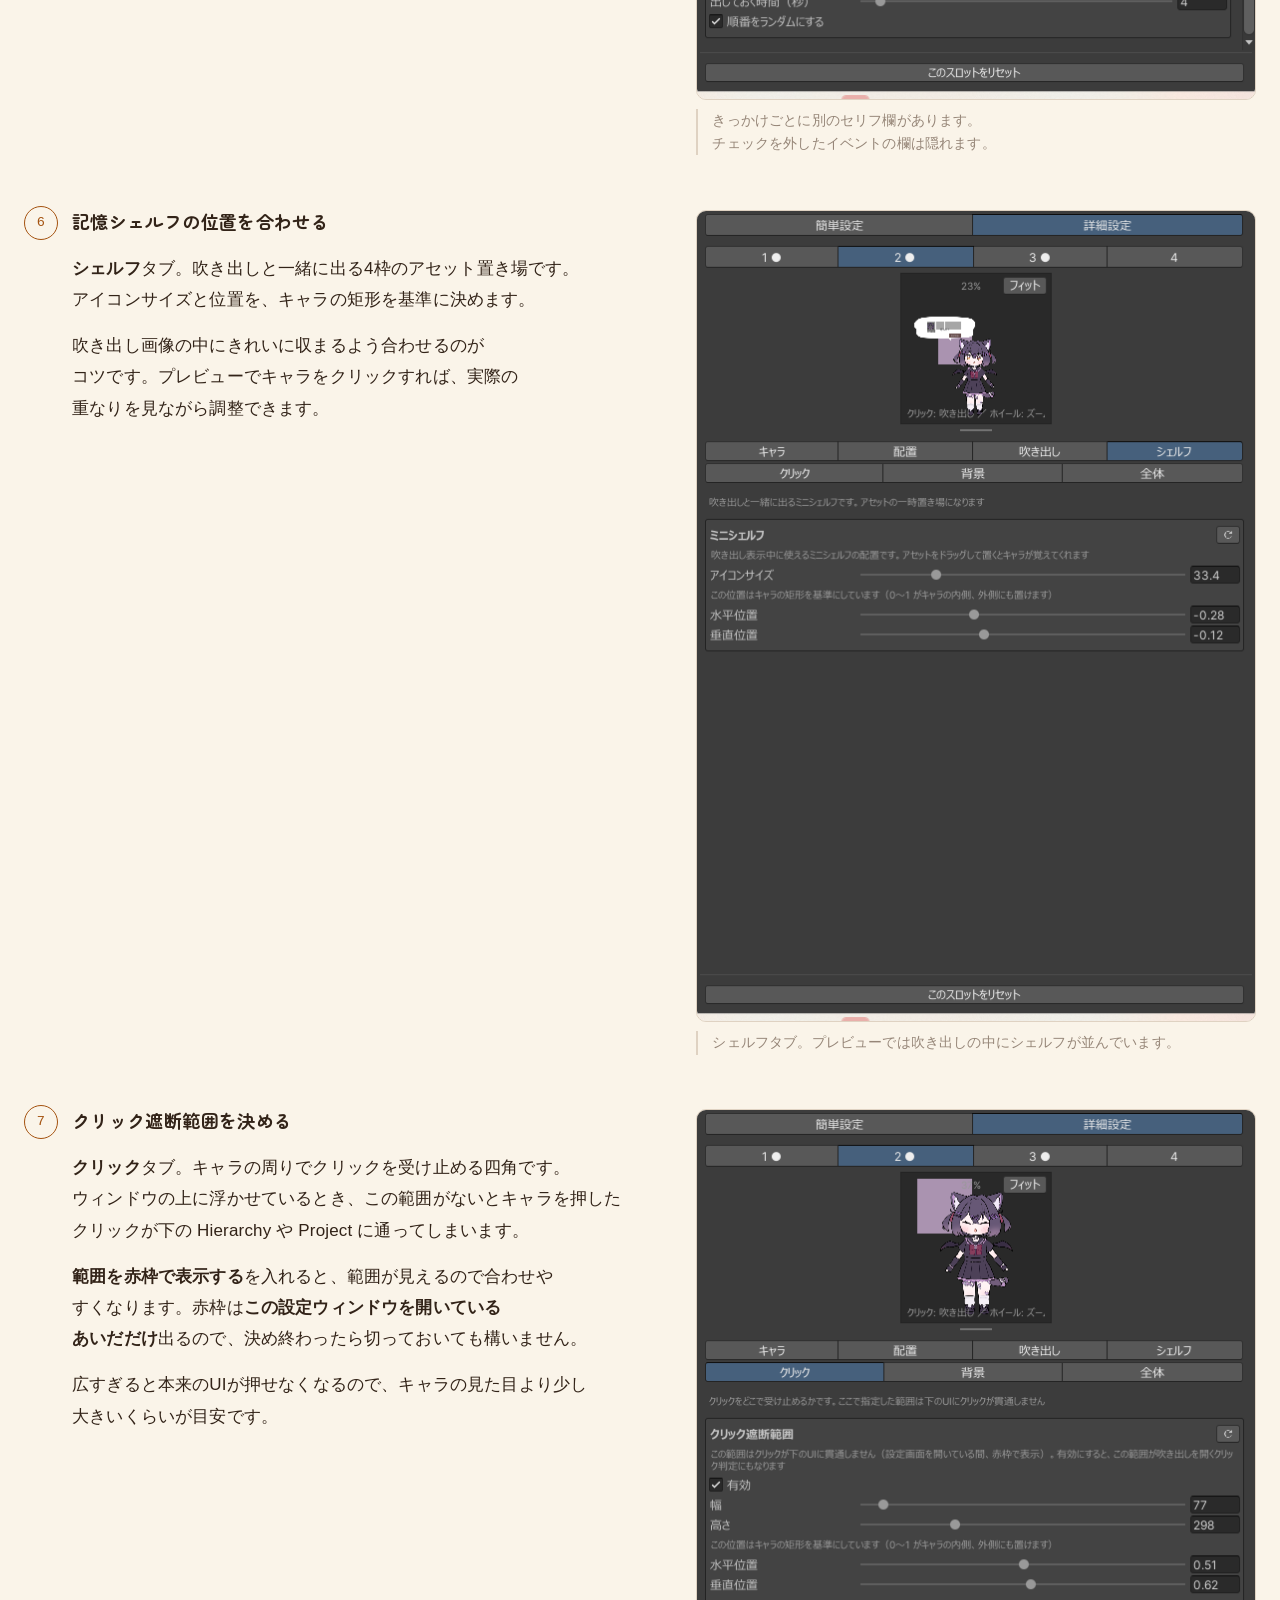
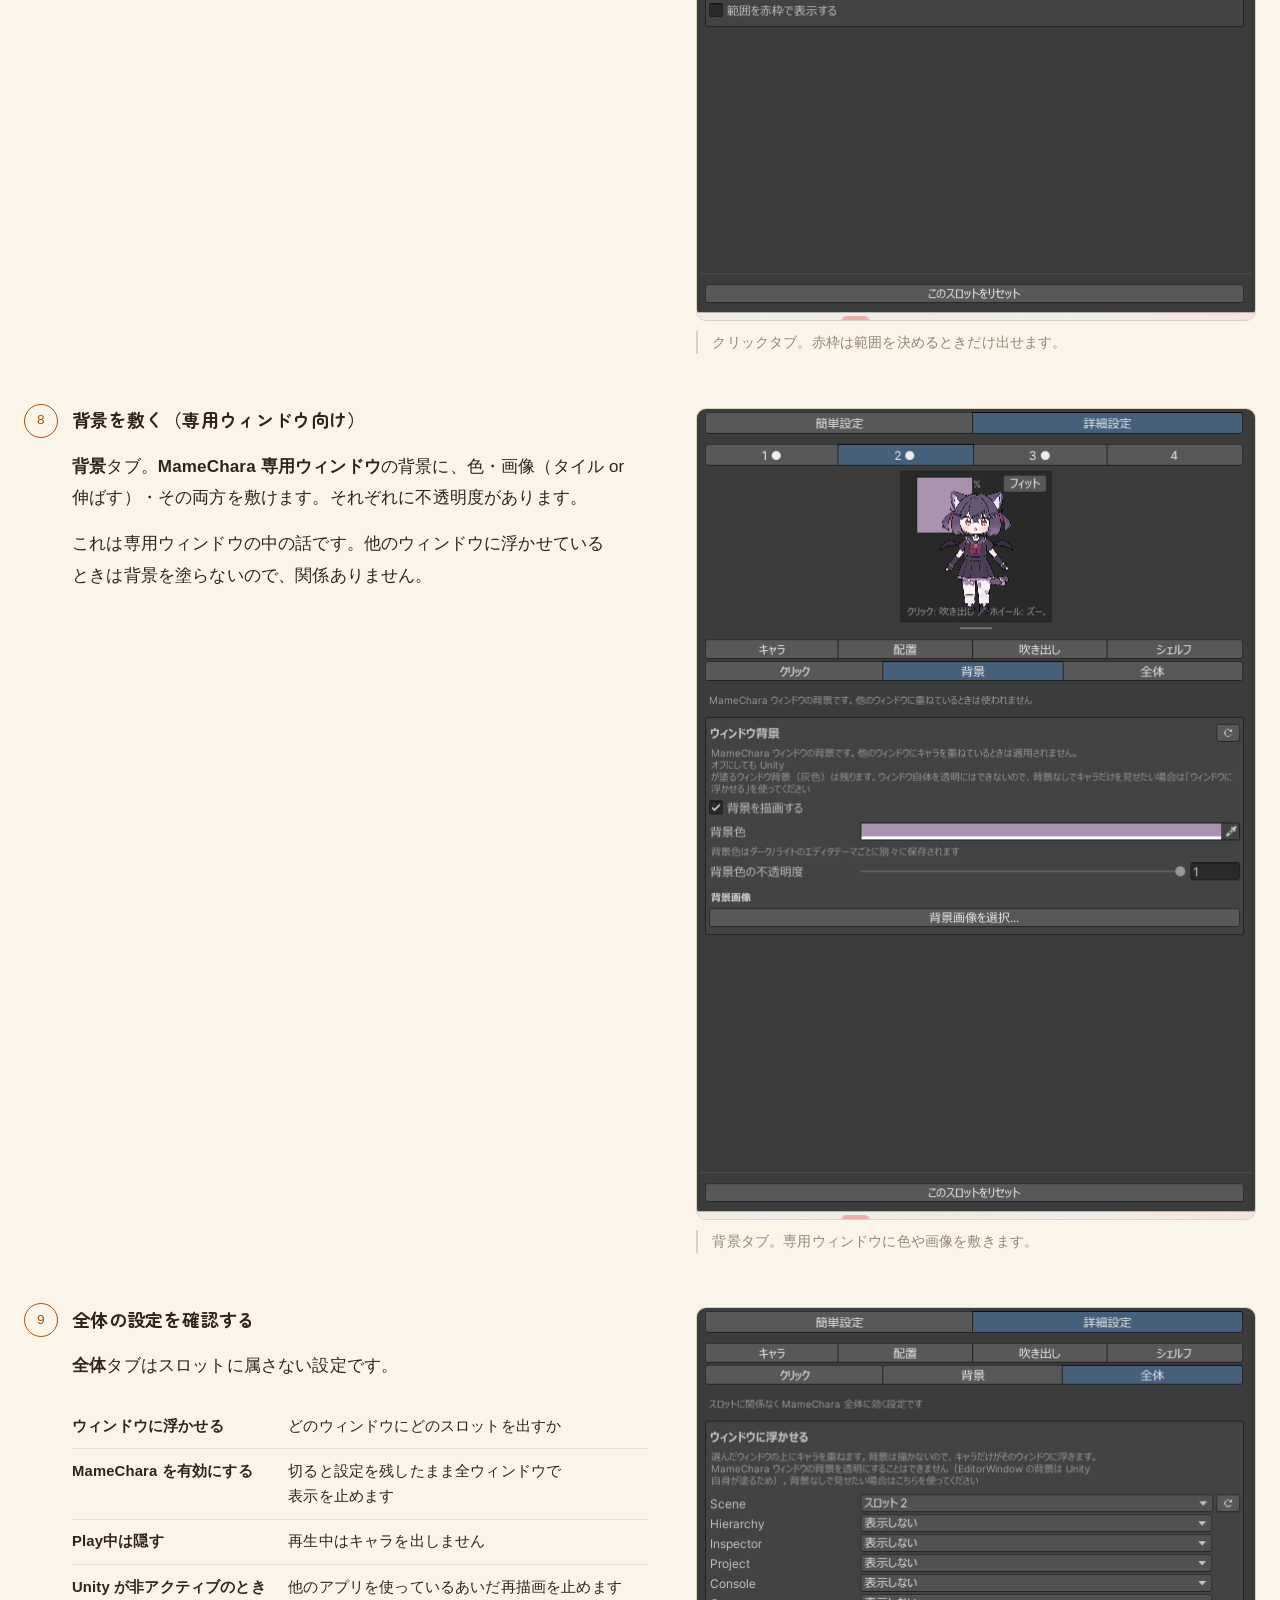
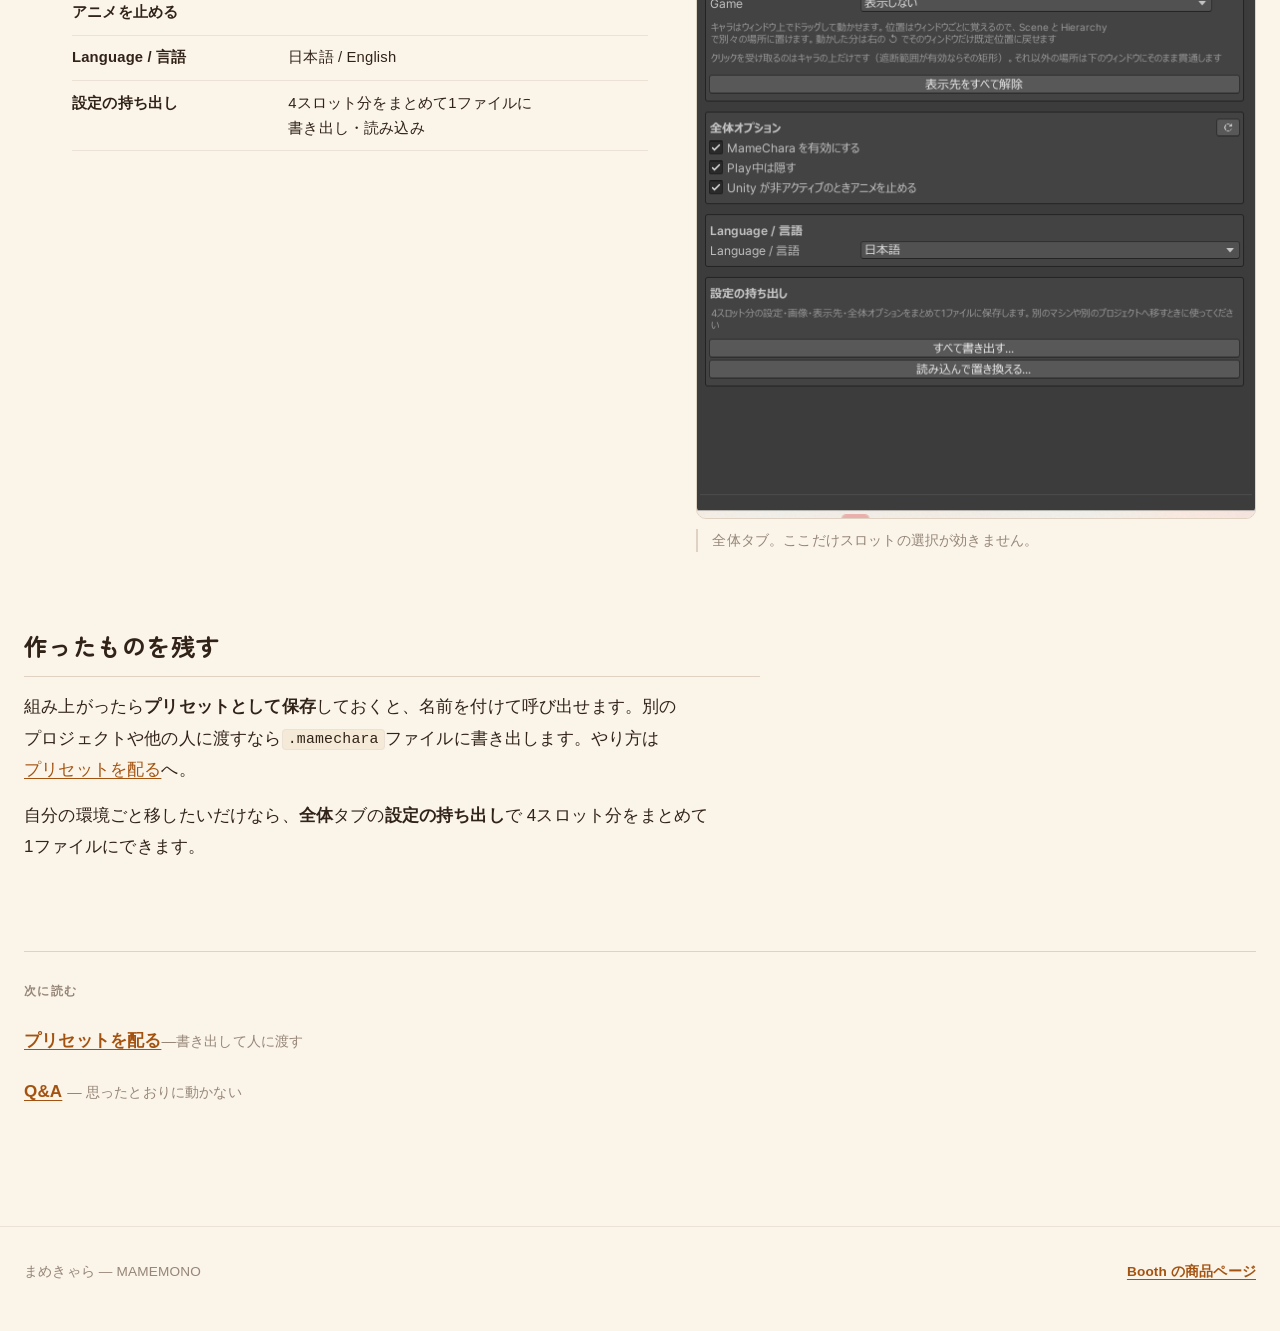
<file: own-images.html>
<!doctype html>
<html lang="ja">
<head>
<meta charset="utf-8">
<meta name="viewport" content="width=device-width, initial-scale=1">
<title>自分の絵で作る — まめきゃら</title>
<meta name="description" content="手持ちのイラストから MameChara のキャラを組み立てる手順。アニメ、吹き出し、セリフ、記憶シェルフ、クリック範囲、背景。">
<link rel="icon" href="data:image/svg+xml,%3Csvg xmlns='http://www.w3.org/2000/svg' viewBox='0 0 32 32'%3E%3Crect width='32' height='32' rx='7' fill='%238c5a2f'/%3E%3Cellipse cx='16' cy='13.5' rx='10' ry='7' fill='%23fff'/%3E%3Cpath d='M11.5 19l0.5 6 5.5-4.5z' fill='%23fff'/%3E%3C/svg%3E">
<link rel="preconnect" href="https://fonts.googleapis.com">
<link rel="preconnect" href="https://fonts.gstatic.com" crossorigin>
<link href="https://fonts.googleapis.com/css2?family=Zen+Maru+Gothic:wght@400;500;700&display=swap" rel="stylesheet">
<link rel="stylesheet" href="assets/style.css">
</head>
<body>

<div class="topbar">
  <div class="topbar-inner">
    <a class="brand" href="index.html">まめ<span>きゃら</span></a>
    <nav>
      <a href="index.html">はじめに</a><a href="install.html">インストール</a><a href="window.html">ウィンドウのつくり</a><a href="use-preset.html">プリセットを使う</a><a href="own-images.html" aria-current="page">自分の絵で作る</a><a href="distribute.html">クリエイター向け</a> <a href="qa.html">Q&amp;A</a>
    </nav>
    <a class="buy" href="https://mamemono.booth.pm/items/8702523" target="_blank" rel="noopener">Booth で購入<span class="arrow" aria-hidden="true">↗</span></a>
  </div>
</div>

<main>

<h1>自分の絵で作る</h1>

<p class="lede">
プリセットを使わず、手持ちのイラストからキャラを組み立てます。ここからは<strong>詳細設定</strong>の話です。上の切り替えで<strong>詳細設定</strong>を選ぶと、 7つのタブが出てきます。最初の6つは<strong>選んでいるスロットに対する設定</strong>で、<strong>全体</strong>だけが MameChara 全体に効きます。
</p>

<div class="note">
  <span class="label">画像について</span>
  <p>
    <strong>透過 PNG</strong> を用意してください。大きさは自由です。読み込んだあとスケールで合わせられます。選んだ画像は<code>ProjectSettings/MameChara/</code>にコピーされるので、元ファイルを移動したり消したりしてもキャラは消えません。
  </p>
</div>

<ol class="steps">

<li>
<div class="split">
  <div class="prose">
    <h3>キャラ画像を入れる</h3>
    <p>
      <strong>キャラ</strong>タブの<strong>キャラ画像</strong>で<strong>画像を変更...</strong>を押して 1枚目を選びます。これだけでキャラが立ちます。
    </p>
    <p>
      <strong>2枚目（アニメ）</strong>も設定すると、2枚が交互に切り替わる<strong>アニメーション</strong>になります。まばたき、しっぽの動き、呼吸。2枚で表現できるものなら何でも作れます。
    </p>
    <p>
      同じタブの<strong>他のスロットからコピー...</strong>は、別のスロットの設定と画像をまるごと複製します。画像も複製されるので、あとからどちらを変えても影響しません。色違いを作るときに便利です。
    </p>
  </div>
  <figure>
    <a href="images/adv-character-01.png" title="原寸で開く"><img src="images/adv-character-01.png" alt="キャラタブ。プリセット、他のスロットからコピー、キャラ画像の1枚目と2枚目、アニメーション"></a>
    <figcaption>キャラタブの上半分。1枚目と2枚目、その下がアニメーションの設定です。</figcaption>
  </figure>
</div>
</li>

<li>
<div class="split">
  <div class="prose">
    <h3>アニメとクリック差分を決める</h3>
    <p>
      <strong>アニメーション</strong>では切り替わり方を決めます。
    </p>
    <table>
      <tr><td>切替速度（秒）</td><td>1枚あたりの表示時間</td></tr>
      <tr><td>フェード</td><td>入れるとクロスフェード、切ればパッと切り替わる</td></tr>
      <tr><td>2枚目の位置を変更</td><td>2枚目だけ位置をずらす。跳ねる動きが作れます</td></tr>
    </table>
    <p>
      <strong>クリック差分</strong>は、吹き出しを開いているあいだに表示する画像です。設定するとアニメが止まり、この1枚に切り替わります。話しているときの表情を別に描いておく用途です。
    </p>
  </div>
  <figure>
    <a href="images/adv-character-02.png" title="原寸で開く"><img src="images/adv-character-02.png" alt="キャラタブの下半分。アニメーションの各項目とクリック差分"></a>
    <figcaption>アニメーションとクリック差分。切替速度・フェード・2枚目のオフセット。</figcaption>
  </figure>
</div>
</li>

<li>
<div class="split">
  <div class="prose">
    <h3>立ち位置と大きさを決める</h3>
    <p>
      <strong>配置</strong>タブで大きさ・不透明度・立ち位置を決めます。スライダーのほかに<strong>ピクセル単位の微調整</strong>もあるので、端にぴったり寄せたいときはこちら。
    </p>
    <div class="callout">
      <span class="label">ここは「初期位置」です</span>
      <p>
        キャラは<strong>ウィンドウ上で直接ドラッグして動かせます</strong>。動かすと、<strong>そのウィンドウの位置だけがここより優先されます</strong>。タブの下に<strong>ウィンドウごとの位置</strong>の一覧が出るので、どのウィンドウに上書きが残っているかはそこで分かります。行ごとに個別に消せます。
      </p>
    </div>
    <p>
      <strong>手前に描く</strong>を入れると、ウィンドウのUIより前に出ます。
    </p>
  </div>
  <figure>
    <a href="images/adv-placement-01.png" title="原寸で開く"><img src="images/adv-placement-01.png" alt="配置タブ。初期位置のスライダーとピクセル微調整、ウィンドウごとの位置の一覧"></a>
    <figcaption>配置タブ。初期位置であることと、ドラッグの上書きについての案内が出ます。</figcaption>
  </figure>
</div>
</li>

<li>
<div class="split">
  <div class="prose">
    <h3>吹き出しを用意する</h3>
    <p>
      <strong>吹き出し</strong>タブ。キャラをクリックしたときに開くものです。<strong>画像でもテキストでも、両方でも</strong>作れます。
    </p>
    <p>
      <strong>吹き出し画像</strong>には<strong>既定の吹き出しが同梱されている</strong>ので、<strong>同梱の画像から選ぶ...</strong>を押せば自分で描かなくても始められます。
    </p>
    <p>
      画像を入れない場合は、<strong>テキストの実サイズに合わせた簡易ボックス</strong>が描かれます。セリフだけ書けば吹き出しとして成立します。
    </p>
    <p>
      位置はキャラの矩形を基準にした相対値です（0〜1 がキャラの内側、外にも置けます）。文字サイズ・文字色・余白もここで。
    </p>
  </div>
  <figure>
    <a href="images/adv-bubble-01.png" title="原寸で開く"><img src="images/adv-bubble-01.png" alt="吹き出しタブ。吹き出し画像、スケール、位置の設定"></a>
    <figcaption>吹き出しタブの上半分。同梱の画像から選べます。</figcaption>
  </figure>
</div>
</li>

<li>
<div class="split">
  <div class="prose">
    <h3>きっかけごとにセリフを書く</h3>
    <p>
      セリフは<strong>1行にひとつ</strong>書きます。複数行あればその中から選ばれます。そして<strong>きっかけごとに別のリスト</strong>を持っています。
    </p>
    <table>
      <tr><td>クリック</td><td>キャラをクリックしたとき</td></tr>
      <tr><td>独り言</td><td>放っておくと一定間隔で。出す間隔を 0 にすると黙ります</td></tr>
      <tr><td>コンパイル完了時</td><td>スクリプトのコンパイルが終わったとき</td></tr>
      <tr><td>Play開始時</td><td>再生を始めたとき</td></tr>
      <tr><td>シーン保存時</td><td>シーンを保存したとき</td></tr>
    </table>
    <div class="note">
      <span class="label">重なったときの優先度</span>
      <p>
        <strong>クリック→イベント→独り言</strong>の順です。クリックは最優先で<strong>割り込み</strong>ます。別のセリフが出ている最中にクリックしてもクリックのセリフに切り替わり、出ていた自動表示は打ち切られます。
      </p>
      <p>
        逆に、クリックで吹き出しを開いているあいだは<strong>自動表示は始まりません</strong>。記憶シェルフを触っているときに独り言で上書きされない、ということです。
      </p>
    </div>
    <p>
      <strong>出しておく時間</strong>は自動表示（イベントと独り言）に共通です。<strong>順番をランダムにする</strong>を切ると、書いた順に出ます。
    </p>
  </div>
  <figure>
    <a href="images/adv-bubble-02.png" title="原寸で開く"><img src="images/adv-bubble-02.png" alt="吹き出しタブの自動表示。独り言、コンパイル完了時、Play開始時、シーン保存時それぞれのセリフ欄"></a>
    <figcaption>きっかけごとに別のセリフ欄があります。チェックを外したイベントの欄は隠れます。</figcaption>
  </figure>
</div>
</li>

<li>
<div class="split">
  <div class="prose">
    <h3>記憶シェルフの位置を合わせる</h3>
    <p>
      <strong>シェルフ</strong>タブ。吹き出しと一緒に出る4枠のアセット置き場です。アイコンサイズと位置を、キャラの矩形を基準に決めます。
    </p>
    <p>
      吹き出し画像の中にきれいに収まるよう合わせるのがコツです。プレビューでキャラをクリックすれば、実際の重なりを見ながら調整できます。
    </p>
  </div>
  <figure>
    <a href="images/adv-shelf.png" title="原寸で開く"><img src="images/adv-shelf.png" alt="シェルフタブ。アイコンサイズと水平・垂直位置"></a>
    <figcaption>シェルフタブ。プレビューでは吹き出しの中にシェルフが並んでいます。</figcaption>
  </figure>
</div>
</li>

<li>
<div class="split">
  <div class="prose">
    <h3>クリック遮断範囲を決める</h3>
    <p>
      <strong>クリック</strong>タブ。キャラの周りでクリックを受け止める四角です。ウィンドウの上に浮かせているとき、この範囲がないとキャラを押したクリックが下の Hierarchy や Project に通ってしまいます。
    </p>
    <p>
      <strong>範囲を赤枠で表示する</strong>を入れると、範囲が見えるので合わせやすくなります。赤枠は<strong>この設定ウィンドウを開いているあいだだけ</strong>出るので、決め終わったら切っておいても構いません。
    </p>
    <p>
      広すぎると本来のUIが押せなくなるので、キャラの見た目より少し大きいくらいが目安です。
    </p>
  </div>
  <figure>
    <a href="images/adv-block.png" title="原寸で開く"><img src="images/adv-block.png" alt="クリックタブ。クリック遮断範囲の設定と赤枠表示のトグル"></a>
    <figcaption>クリックタブ。赤枠は範囲を決めるときだけ出せます。</figcaption>
  </figure>
</div>
</li>

<li>
<div class="split">
  <div class="prose">
    <h3>背景を敷く（専用ウィンドウ向け）</h3>
    <p>
      <strong>背景</strong>タブ。<strong>MameChara 専用ウィンドウ</strong>の背景に、色・画像（タイル or 伸ばす）・その両方を敷けます。それぞれに不透明度があります。
    </p>
    <p>
      これは専用ウィンドウの中の話です。他のウィンドウに浮かせているときは背景を塗らないので、関係ありません。
    </p>
  </div>
  <figure>
    <a href="images/adv-background.png" title="原寸で開く"><img src="images/adv-background.png" alt="背景タブ。色と画像の設定"></a>
    <figcaption>背景タブ。専用ウィンドウに色や画像を敷きます。</figcaption>
  </figure>
</div>
</li>

<li>
<div class="split">
  <div class="prose">
    <h3>全体の設定を確認する</h3>
    <p>
      <strong>全体</strong>タブはスロットに属さない設定です。
    </p>
    <table>
      <tr><td>ウィンドウに浮かせる</td><td>どのウィンドウにどのスロットを出すか</td></tr>
      <tr><td>MameChara を有効にする</td><td>切ると設定を残したまま全ウィンドウで表示を止めます</td></tr>
      <tr><td>Play中は隠す</td><td>再生中はキャラを出しません</td></tr>
      <tr><td>Unity が非アクティブのとき<br>アニメを止める</td><td>他のアプリを使っているあいだ再描画を止めます</td></tr>
      <tr><td>Language / 言語</td><td>日本語 / English</td></tr>
      <tr><td>設定の持ち出し</td><td>4スロット分をまとめて1ファイルに書き出し・読み込み</td></tr>
    </table>
  </div>
  <figure>
    <a href="images/adv-global.png" title="原寸で開く"><img src="images/adv-global.png" alt="全体タブ。ウィンドウごとの表示先、全体オプション、言語、設定の持ち出し"></a>
    <figcaption>全体タブ。ここだけスロットの選択が効きません。</figcaption>
  </figure>
</div>
</li>

</ol>

<h2>作ったものを残す</h2>

<p>
  組み上がったら<strong>プリセットとして保存</strong>しておくと、名前を付けて呼び出せます。別のプロジェクトや他の人に渡すなら<code>.mamechara</code>ファイルに書き出します。やり方は<a href="distribute.html">プリセットを配る</a>へ。
</p>

<p>
  自分の環境ごと移したいだけなら、<strong>全体</strong>タブの<strong>設定の持ち出し</strong>で 4スロット分をまとめて1ファイルにできます。
</p>

<div class="next">
  <span class="label">次に読む</span>
  <ul>
    <li><a href="distribute.html">プリセットを配る</a><span class="why">—書き出して人に渡す</span></li>
    <li><a href="qa.html">Q&amp;A</a> <span class="why">— 思ったとおりに動かない</span></li>
  </ul>
</div>

</main>

<footer><div class="inner">
  <span>まめきゃら — MAMEMONO</span>
  <a href="https://mamemono.booth.pm/items/8702523" target="_blank" rel="noopener">Booth の商品ページ</a>
</div></footer>

</body>
</html>
</file>
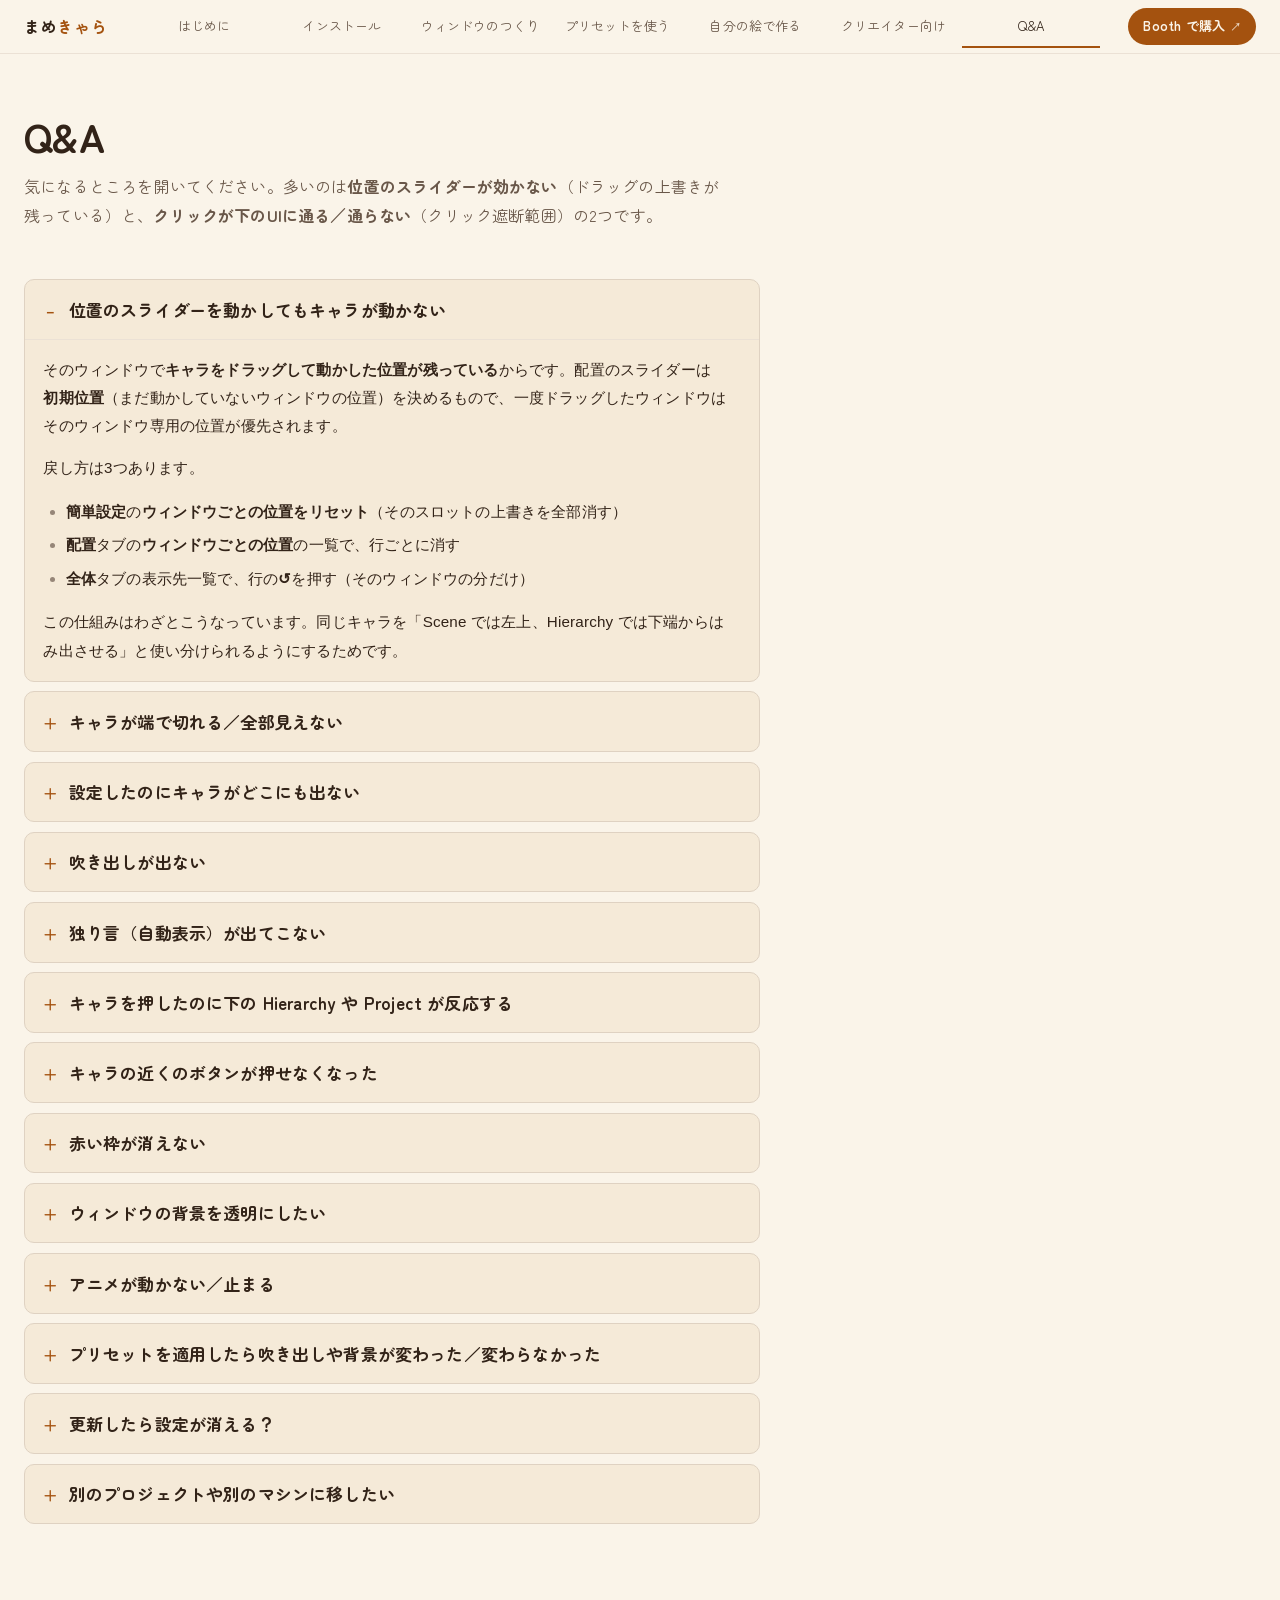
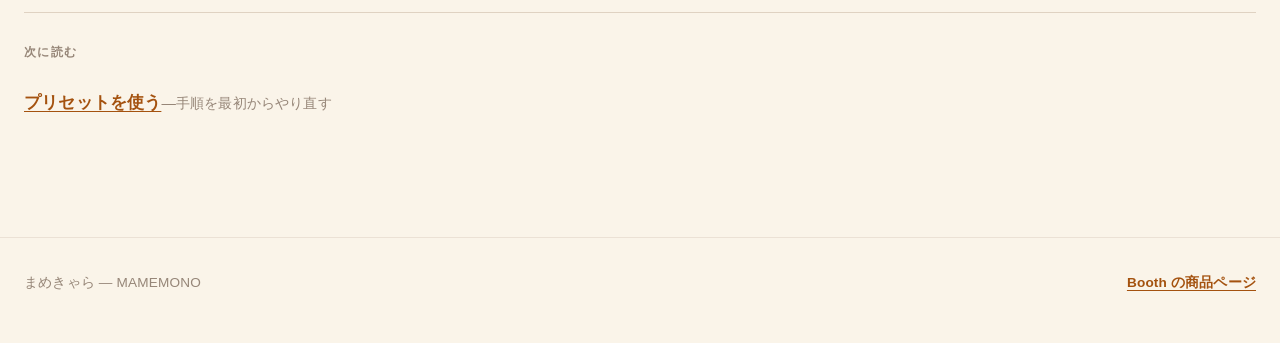
<file: qa.html>
<!doctype html>
<html lang="ja">
<head>
<meta charset="utf-8">
<meta name="viewport" content="width=device-width, initial-scale=1">
<title>Q&amp;A — まめきゃら</title>
<meta name="description" content="MameChara が思ったとおりに動かないときの症状別の原因と対処。">
<link rel="icon" href="data:image/svg+xml,%3Csvg xmlns='http://www.w3.org/2000/svg' viewBox='0 0 32 32'%3E%3Crect width='32' height='32' rx='7' fill='%238c5a2f'/%3E%3Cellipse cx='16' cy='13.5' rx='10' ry='7' fill='%23fff'/%3E%3Cpath d='M11.5 19l0.5 6 5.5-4.5z' fill='%23fff'/%3E%3C/svg%3E">
<link rel="preconnect" href="https://fonts.googleapis.com">
<link rel="preconnect" href="https://fonts.gstatic.com" crossorigin>
<link href="https://fonts.googleapis.com/css2?family=Zen+Maru+Gothic:wght@400;500;700&display=swap" rel="stylesheet">
<link rel="stylesheet" href="assets/style.css">
</head>
<body>

<div class="topbar">
  <div class="topbar-inner">
    <a class="brand" href="index.html">まめ<span>きゃら</span></a>
    <nav>
      <a href="index.html">はじめに</a><a href="install.html">インストール</a><a href="window.html">ウィンドウのつくり</a><a href="use-preset.html">プリセットを使う</a><a href="own-images.html">自分の絵で作る</a><a href="distribute.html">クリエイター向け</a> <a href="qa.html" aria-current="page">Q&amp;A</a>
    </nav>
    <a class="buy" href="https://mamemono.booth.pm/items/8702523" target="_blank" rel="noopener">Booth で購入<span class="arrow" aria-hidden="true">↗</span></a>
  </div>
</div>

<main>

<h1>Q&amp;A</h1>

<p class="lede">
気になるところを開いてください。多いのは<strong>位置のスライダーが効かない</strong>（ドラッグの上書きが残っている）と、<strong>クリックが下のUIに通る／通らない</strong>（クリック遮断範囲）の2つです。
</p>

<div class="faq">


<details open>
<summary>位置のスライダーを動かしてもキャラが動かない</summary>
<div class="body">
  <p>
    そのウィンドウで<strong>キャラをドラッグして動かした位置が残っている</strong>からです。配置のスライダーは<strong>初期位置</strong>（まだ動かしていないウィンドウの位置）を決めるもので、一度ドラッグしたウィンドウはそのウィンドウ専用の位置が優先されます。
  </p>
  <p>戻し方は3つあります。</p>
  <ul>
    <li><strong>簡単設定</strong>の<strong>ウィンドウごとの位置をリセット</strong>（そのスロットの上書きを全部消す）</li>
    <li><strong>配置</strong>タブの<strong>ウィンドウごとの位置</strong>の一覧で、行ごとに消す</li>
    <li><strong>全体</strong>タブの表示先一覧で、行の<strong>↺</strong>を押す（そのウィンドウの分だけ）</li>
  </ul>
  <p>
    この仕組みはわざとこうなっています。同じキャラを「Scene では左上、Hierarchy では下端からはみ出させる」と使い分けられるようにするためです。
  </p>
</div>
</details>

<details>
<summary>キャラが端で切れる／全部見えない</summary>
<div class="body">
  <p>
    仕様です。位置は 0〜1 がウィンドウの内側で、<strong>範囲の外にも置けます</strong>。端から半分だけのぞかせる置き方ができるようになっています。
  </p>
  <p>
    全部見せたいなら位置を内側に戻すか、スケールを小さくしてください。
  </p>
</div>
</details>


<details>
<summary>設定したのにキャラがどこにも出ない</summary>
<div class="body">
  <p>上から順に確認してください。</p>
  <ol>
    <li><strong>全体</strong>タブの <strong>MameChara を有効にする</strong>が切れていないか</li>
    <li><strong>どのウィンドウに出す</strong>で、出したいウィンドウが<strong>表示しない</strong>になっていないか</li>
    <li>そのウィンドウに<strong>別のスロット</strong>が割り当てられていないか</li>
    <li>選んだスロットに<strong>キャラ画像が入っているか</strong>（スロット番号の横の「●」が目印）</li>
    <li>再生中なら <strong>Play中は隠す</strong>が入っていないか</li>
    <li>ウィンドウの外にドラッグして追い出していないか（上の「位置のスライダーが効かない」の戻し方でリセット）</li>
  </ol>
</div>
</details>

<details>
<summary>吹き出しが出ない</summary>
<div class="body">
  <p>
    吹き出しは<strong>画像もセリフも無いと出ません</strong>。どちらか片方があれば出ます。
  </p>
  <ul>
    <li>画像が無い場合、<strong>吹き出しのテキスト</strong>が有効になっているか</li>
    <li>セリフの欄が空になっていないか（1行にひとつ書きます）</li>
    <li>画像を使いたいなら<strong>同梱の画像から選ぶ...</strong>で既定の吹き出しを選べます</li>
  </ul>
</div>
</details>

<details>
<summary>独り言（自動表示）が出てこない</summary>
<div class="body">
  <ul>
    <li>
      <strong>クリックで吹き出しを開いているあいだは出ません。</strong>これは意図した動きです。記憶シェルフを触っているときに独り言で上書きされないようにしています。一度クリックして閉じてください。
    </li>
    <li><strong>出す間隔</strong>が 0 になっていないか（0 で黙ります）</li>
    <li>独り言のセリフ欄が空になっていないか</li>
    <li>
      イベント（コンパイル完了・Play開始・シーン保存）は、それぞれの<strong>チェックが入っていて、かつそのセリフが書かれている</strong>必要があります
    </li>
  </ul>
  <p>
    セリフが重なったときの優先度は<strong>クリック→イベント→独り言</strong>です。クリックは割り込み、出ていた自動表示は打ち切られます。
  </p>
</div>
</details>


<details>
<summary>キャラを押したのに下の Hierarchy や Project が反応する</summary>
<div class="body">
  <p>
    <strong>クリック遮断範囲</strong>がキャラより小さいか、位置がずれています。<strong>クリック</strong>タブで<strong>範囲を赤枠で表示する</strong>を入れると、どこで受け止めているかが見えます。
  </p>
  <p>キャラの見た目より少し大きいくらいが目安です。</p>
</div>
</details>

<details>
<summary>キャラの近くのボタンが押せなくなった</summary>
<div class="body">
  <p>
    逆に<strong>クリック遮断範囲が広すぎます</strong>。赤枠を出して、本来のUIにかぶっていないところまで狭めてください。
  </p>
  <p>
    キャラを端に寄せてから範囲を決めると、ぶつかりにくくなります。
  </p>
</div>
</details>

<details>
<summary>赤い枠が消えない</summary>
<div class="body">
  <p>
    赤枠は<strong>設定ウィンドウを開いているあいだだけ</strong>表示されます。設定を閉じれば消えます。開いたまま消したい場合は<strong>クリック</strong>タブの<strong>範囲を赤枠で表示する</strong>を切ってください。
  </p>
</div>
</details>


<details>
<summary>ウィンドウの背景を透明にしたい</summary>
<div class="body">
  <p>
    <strong>Unity の現在の仕様上、ウィンドウ自体は透明にできません。</strong>
  </p>
  <p>
    透過でウィンドウに置きたいときは<strong>どのウィンドウに出す</strong>を使ってください。 Scene / Hierarchy / Inspector / Project / Console / Game の上に<strong>キャラだけを直接描く</strong>方法で、背景は一切塗りません。
  </p>
</div>
</details>

<details>
<summary>アニメが動かない／止まる</summary>
<div class="body">
  <ul>
    <li><strong>2枚目（アニメ）</strong>の画像が設定されているか。1枚だけだと止まったままです</li>
    <li><strong>クリック差分</strong>を表示中はアニメが止まります（仕様）</li>
    <li>
      他のアプリを使っているあいだ動かないのは <strong>Unity が非アクティブのときアニメを止める</strong>が入っているためです。見えないところで動かさないぶん軽くなります
    </li>
  </ul>
</div>
</details>

<details>
<summary>プリセットを適用したら吹き出しや背景が変わった／変わらなかった</summary>
<div class="body">
  <p>
    プリセットには<strong>「何を含むか」</strong>が記録されていて、<strong>含まれている部分だけが上書きされます</strong>。
  </p>
  <ul>
    <li>吹き出しが変わらなかった→そのプリセットは吹き出しを含んでいません</li>
    <li>自分の背景が消えた→そのプリセットは背景を含んでいます</li>
  </ul>
  <p>
    自分で書き出すときは、<strong>キャラ</strong>タブの<strong>プリセットとして保存</strong>で<strong>吹き出しを含める</strong>／<strong>背景を含める</strong>を選べます。詳しくは<a href="distribute.html">プリセットを配る</a>へ。
  </p>
</div>
</details>


<details>
<summary>更新したら設定が消える？</summary>
<div class="body">
  <p>
    消えません。設定・画像・プリセットは<code>Assets/</code>ではなく<code>ProjectSettings/MameChara/</code>に保存されていて、<code>.unitypackage</code>のインポータはここに触りません。新しい<code>.unitypackage</code>を上からインポートしてください。
  </p>
</div>
</details>

<details>
<summary>別のプロジェクトや別のマシンに移したい</summary>
<div class="body">
  <p>
    <strong>全体</strong>タブの<strong>設定の持ち出し</strong>で<strong>すべて書き出す...</strong>を押すと、4スロット分の設定・画像・表示先・全体オプションが <code>.mamecharaset</code> 1ファイルになります。移した先で<strong>読み込んで置き換える...</strong>。
  </p>
  <p>
    <strong>読み込むと、その環境の設定は全部置き換わります。</strong>キャラ1体だけを渡したいときは<code>.mamechara</code>（プリセット）の方を使ってください。
  </p>
</div>
</details>

</div>

<div class="next">
  <span class="label">次に読む</span>
  <ul>
    <li><a href="use-preset.html">プリセットを使う</a><span class="why">—手順を最初からやり直す</span></li>
  </ul>
</div>

</main>

<footer><div class="inner">
  <span>まめきゃら — MAMEMONO</span>
  <a href="https://mamemono.booth.pm/items/8702523" target="_blank" rel="noopener">Booth の商品ページ</a>
</div></footer>

</body>
</html>
</file>
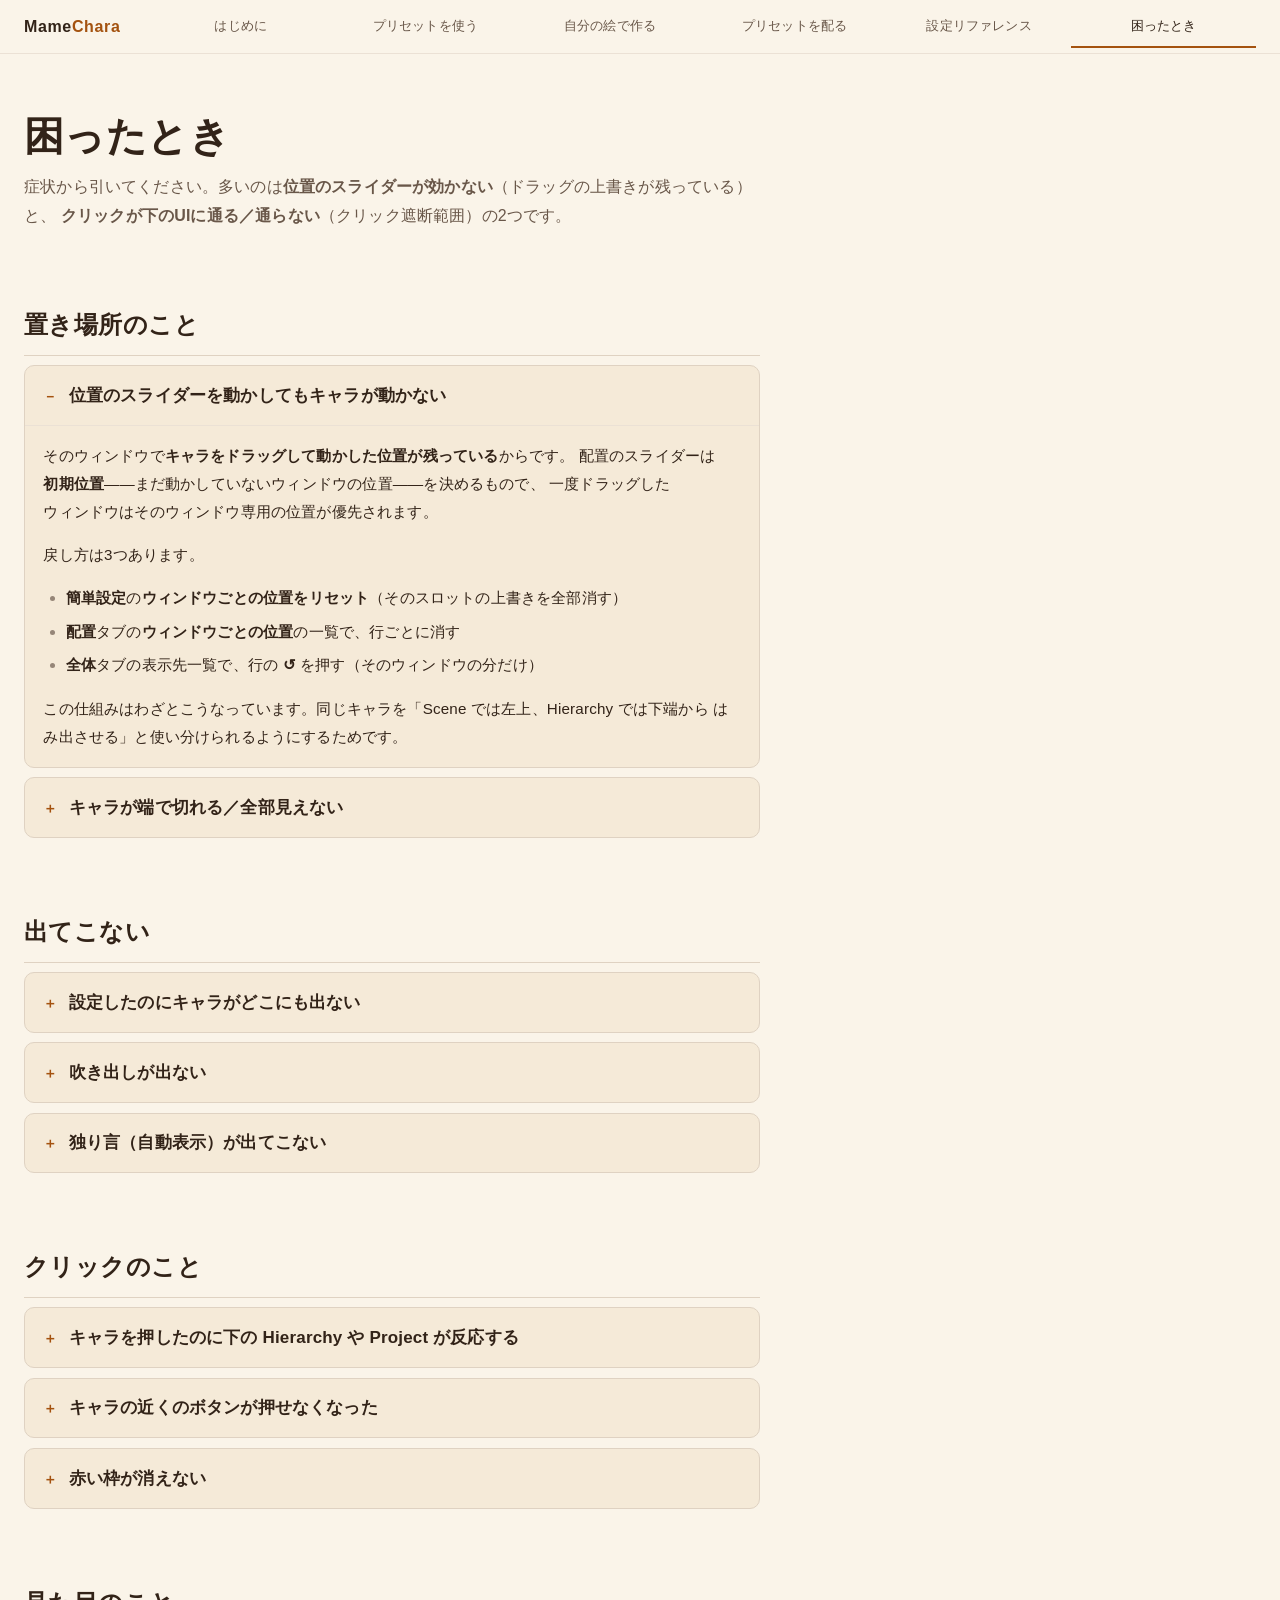
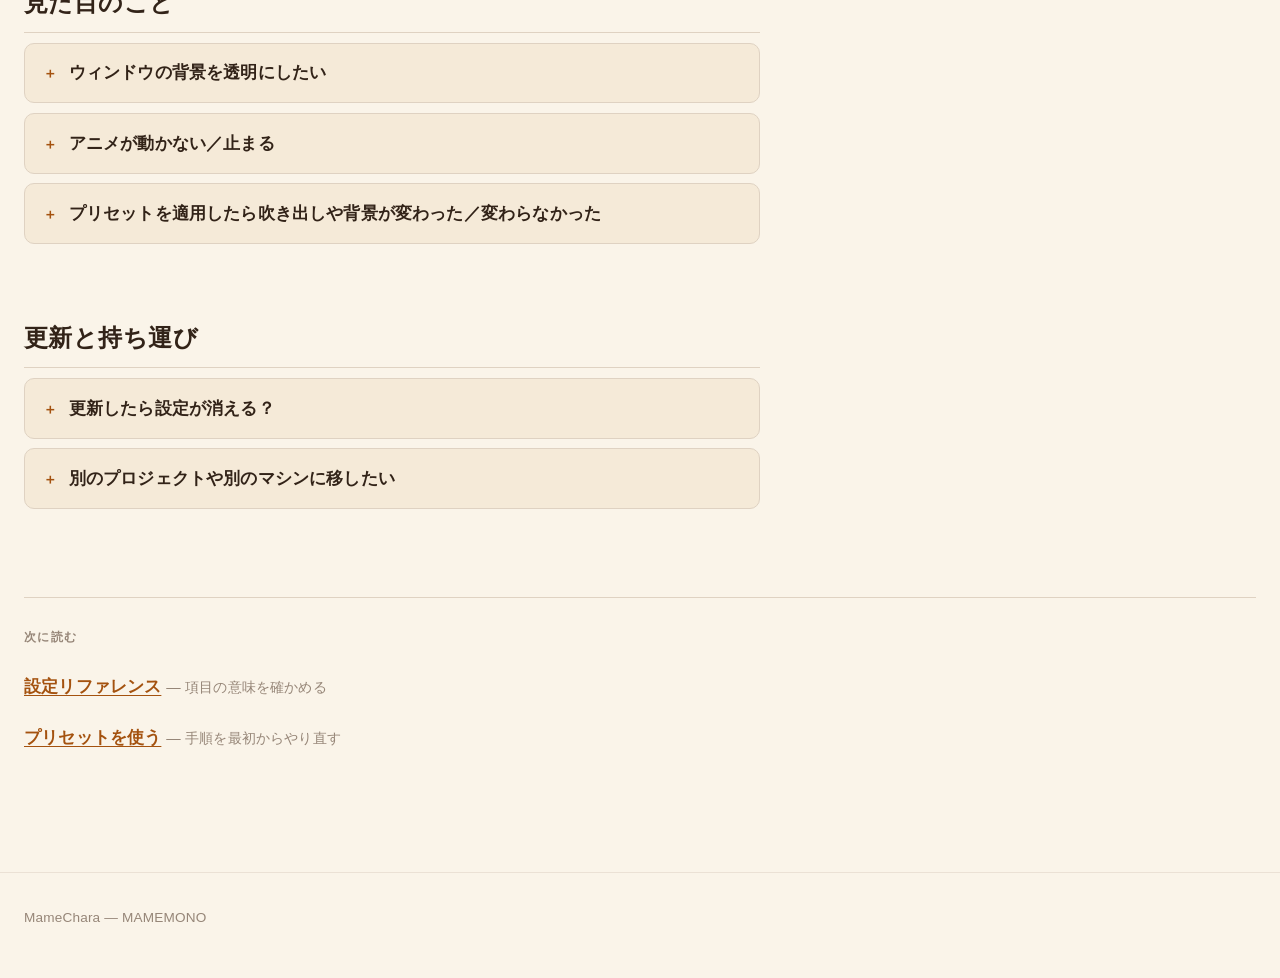
<file: troubleshooting.html>
<!doctype html>
<html lang="ja">
<head>
<meta charset="utf-8">
<meta name="viewport" content="width=device-width, initial-scale=1">
<title>困ったとき — MameChara</title>
<meta name="description" content="MameChara が思ったとおりに動かないときの症状別の原因と対処。">
<link rel="icon" href="data:image/svg+xml,%3Csvg xmlns='http://www.w3.org/2000/svg' viewBox='0 0 32 32'%3E%3Crect width='32' height='32' rx='7' fill='%236b3fa0'/%3E%3Cellipse cx='16' cy='13.5' rx='10' ry='7' fill='%23fff'/%3E%3Cpath d='M11.5 19l0.5 6 5.5-4.5z' fill='%23fff'/%3E%3C/svg%3E">
<link rel="stylesheet" href="assets/style.css">
</head>
<body>

<div class="topbar">
  <div class="topbar-inner">
    <a class="brand" href="index.html">Mame<span>Chara</span></a>
    <nav>
      <a href="index.html">はじめに</a>
      <a href="use-preset.html">プリセットを使う</a>
      <a href="own-images.html">自分の絵で作る</a>
      <a href="distribute.html">プリセットを配る</a>
      <a href="reference.html">設定リファレンス</a>
      <a href="troubleshooting.html" aria-current="page">困ったとき</a>
    </nav>
  </div>
</div>

<main>

<h1>困ったとき</h1>

<p class="lede">
症状から引いてください。多いのは<strong>位置のスライダーが効かない</strong>（ドラッグの上書きが残っている）と、
<strong>クリックが下のUIに通る／通らない</strong>（クリック遮断範囲）の2つです。
</p>

<div class="faq">

<h2>置き場所のこと</h2>

<details open>
<summary>位置のスライダーを動かしてもキャラが動かない</summary>
<div class="body">
  <p>
    そのウィンドウで<strong>キャラをドラッグして動かした位置が残っている</strong>からです。
    配置のスライダーは<strong>初期位置</strong>——まだ動かしていないウィンドウの位置——を決めるもので、
    一度ドラッグしたウィンドウはそのウィンドウ専用の位置が優先されます。
  </p>
  <p>戻し方は3つあります。</p>
  <ul>
    <li><strong>簡単設定</strong>の<strong>ウィンドウごとの位置をリセット</strong>（そのスロットの上書きを全部消す）</li>
    <li><strong>配置</strong>タブの<strong>ウィンドウごとの位置</strong>の一覧で、行ごとに消す</li>
    <li><strong>全体</strong>タブの表示先一覧で、行の <strong>↺</strong> を押す（そのウィンドウの分だけ）</li>
  </ul>
  <p>
    この仕組みはわざとこうなっています。同じキャラを「Scene では左上、Hierarchy では下端から
    はみ出させる」と使い分けられるようにするためです。
  </p>
</div>
</details>

<details>
<summary>キャラが端で切れる／全部見えない</summary>
<div class="body">
  <p>
    仕様です。位置は 0〜1 がウィンドウの内側で、<strong>範囲の外にも置けます</strong>。
    端から半分だけのぞかせる置き方ができるようになっています。
  </p>
  <p>
    全部見せたいなら位置を内側に戻すか、スケールを小さくしてください。
  </p>
</div>
</details>

<h2>出てこない</h2>

<details>
<summary>設定したのにキャラがどこにも出ない</summary>
<div class="body">
  <p>上から順に確認してください。</p>
  <ol>
    <li><strong>全体</strong>タブの <strong>MameChara を有効にする</strong> が切れていないか</li>
    <li><strong>どのウィンドウに出す</strong>で、出したいウィンドウが<strong>表示しない</strong>になっていないか</li>
    <li>そのウィンドウに<strong>別のスロット</strong>が割り当てられていないか</li>
    <li>選んだスロットに<strong>キャラ画像が入っているか</strong>（スロット番号の横の「●」が目印）</li>
    <li>再生中なら <strong>Play中は隠す</strong> が入っていないか</li>
    <li>ウィンドウの外にドラッグして追い出していないか（上の「位置のスライダーが効かない」の戻し方でリセット）</li>
  </ol>
</div>
</details>

<details>
<summary>吹き出しが出ない</summary>
<div class="body">
  <p>
    吹き出しは<strong>画像もセリフも無いと出ません</strong>。どちらか片方があれば出ます。
  </p>
  <ul>
    <li>画像が無い場合、<strong>吹き出しのテキスト</strong>が有効になっているか</li>
    <li>セリフの欄が空になっていないか（1行にひとつ書きます）</li>
    <li>画像を使いたいなら <strong>同梱の画像から選ぶ...</strong> で既定の吹き出しを選べます</li>
  </ul>
</div>
</details>

<details>
<summary>独り言（自動表示）が出てこない</summary>
<div class="body">
  <ul>
    <li>
      <strong>クリックで吹き出しを開いているあいだは出ません。</strong>
      これは意図した動きです——ミニシェルフを触っているときに独り言で上書きされないようにしています。
      一度クリックして閉じてください。
    </li>
    <li><strong>出す間隔</strong>が 0 になっていないか（0 で黙ります）</li>
    <li>独り言のセリフ欄が空になっていないか</li>
    <li>
      イベント（コンパイル完了・Play開始・シーン保存）は、
      それぞれの<strong>チェックが入っていて、かつそのセリフが書かれている</strong>必要があります
    </li>
  </ul>
  <p>
    セリフが重なったときの優先度は <strong>クリック → イベント → 独り言</strong> です。
    クリックは割り込み、出ていた自動表示は打ち切られます。
  </p>
</div>
</details>

<h2>クリックのこと</h2>

<details>
<summary>キャラを押したのに下の Hierarchy や Project が反応する</summary>
<div class="body">
  <p>
    <strong>クリック遮断範囲</strong>がキャラより小さいか、位置がずれています。
    <strong>クリック</strong>タブで<strong>範囲を赤枠で表示する</strong>を入れると、
    どこで受け止めているかが見えます。
  </p>
  <p>キャラの見た目より少し大きいくらいが目安です。</p>
</div>
</details>

<details>
<summary>キャラの近くのボタンが押せなくなった</summary>
<div class="body">
  <p>
    逆に<strong>クリック遮断範囲が広すぎます</strong>。赤枠を出して、本来のUIに
    かぶっていないところまで狭めてください。
  </p>
  <p>
    キャラを端に寄せてから範囲を決めると、ぶつかりにくくなります。
  </p>
</div>
</details>

<details>
<summary>赤い枠が消えない</summary>
<div class="body">
  <p>
    赤枠は<strong>設定ウィンドウを開いているあいだだけ</strong>表示されます。
    設定を閉じれば消えます。開いたまま消したい場合は
    <strong>クリック</strong>タブの<strong>範囲を赤枠で表示する</strong>を切ってください。
  </p>
</div>
</details>

<h2>見た目のこと</h2>

<details>
<summary>ウィンドウの背景を透明にしたい</summary>
<div class="body">
  <p>
    <strong>できません。</strong>Unity の <code>EditorWindow</code> は <code>OnGUI</code> が走る前に
    Unity 自身が背景を塗ってしまい、パッケージ側から止める方法がありません。
    ドッキングされたウィンドウの後ろには、透けて見えるものもありません。
  </p>
  <p>
    背景なしでキャラを見せたいときは <strong>どのウィンドウに出す</strong> を使ってください。
    Scene や Hierarchy の<strong>上に直接キャラだけを描く</strong>方法で、背景は一切塗りません。
    これが用意されているのはそのためです。
  </p>
</div>
</details>

<details>
<summary>アニメが動かない／止まる</summary>
<div class="body">
  <ul>
    <li><strong>2枚目（アニメ）</strong>の画像が設定されているか。1枚だけだと止まったままです</li>
    <li><strong>クリック差分</strong>を表示中はアニメが止まります（仕様）</li>
    <li>
      他のアプリを使っているあいだ動かないのは <strong>Unity が非アクティブのときアニメを止める</strong>
      が入っているためです。見えないところで動かさないぶん軽くなります
    </li>
  </ul>
</div>
</details>

<details>
<summary>プリセットを適用したら吹き出しや背景が変わった／変わらなかった</summary>
<div class="body">
  <p>
    プリセットには<strong>「何を含むか」</strong>が記録されていて、
    <strong>含まれている部分だけが上書きされます</strong>。
  </p>
  <ul>
    <li>吹き出しが変わらなかった → そのプリセットは吹き出しを含んでいません</li>
    <li>自分の背景が消えた → そのプリセットは背景を含んでいます</li>
  </ul>
  <p>
    自分で書き出すときは、<strong>キャラ</strong>タブの<strong>プリセットとして保存</strong>で
    <strong>吹き出しを含める</strong>／<strong>背景を含める</strong>を選べます。
    詳しくは <a href="distribute.html">プリセットを配る</a> へ。
  </p>
</div>
</details>

<h2>更新と持ち運び</h2>

<details>
<summary>更新したら設定が消える？</summary>
<div class="body">
  <p>
    消えません。設定・画像・プリセットは <code>Assets/</code> ではなく
    <code>ProjectSettings/MameChara/</code> に保存されていて、
    <code>.unitypackage</code> のインポータはここに触りません。
    新しい <code>.unitypackage</code> を上からインポートしてください。
  </p>
</div>
</details>

<details>
<summary>別のプロジェクトや別のマシンに移したい</summary>
<div class="body">
  <p>
    <strong>全体</strong>タブの<strong>設定の持ち出し</strong>で
    <strong>すべて書き出す...</strong>を押すと、4スロット分の設定・画像・表示先・全体オプションが
    <code>.mamecharaset</code> 1ファイルになります。移した先で
    <strong>読み込んで置き換える...</strong>。
  </p>
  <p>
    <strong>読み込むと、その環境の設定は全部置き換わります。</strong>
    キャラ1体だけを渡したいときは <code>.mamechara</code>（プリセット）の方を使ってください。
  </p>
</div>
</details>

</div>

<div class="next">
  <span class="label">次に読む</span>
  <ul>
    <li><a href="reference.html">設定リファレンス</a> <span class="why">— 項目の意味を確かめる</span></li>
    <li><a href="use-preset.html">プリセットを使う</a> <span class="why">— 手順を最初からやり直す</span></li>
  </ul>
</div>

</main>

<footer><div class="inner">MameChara — MAMEMONO</div></footer>

</body>
</html>
</file>
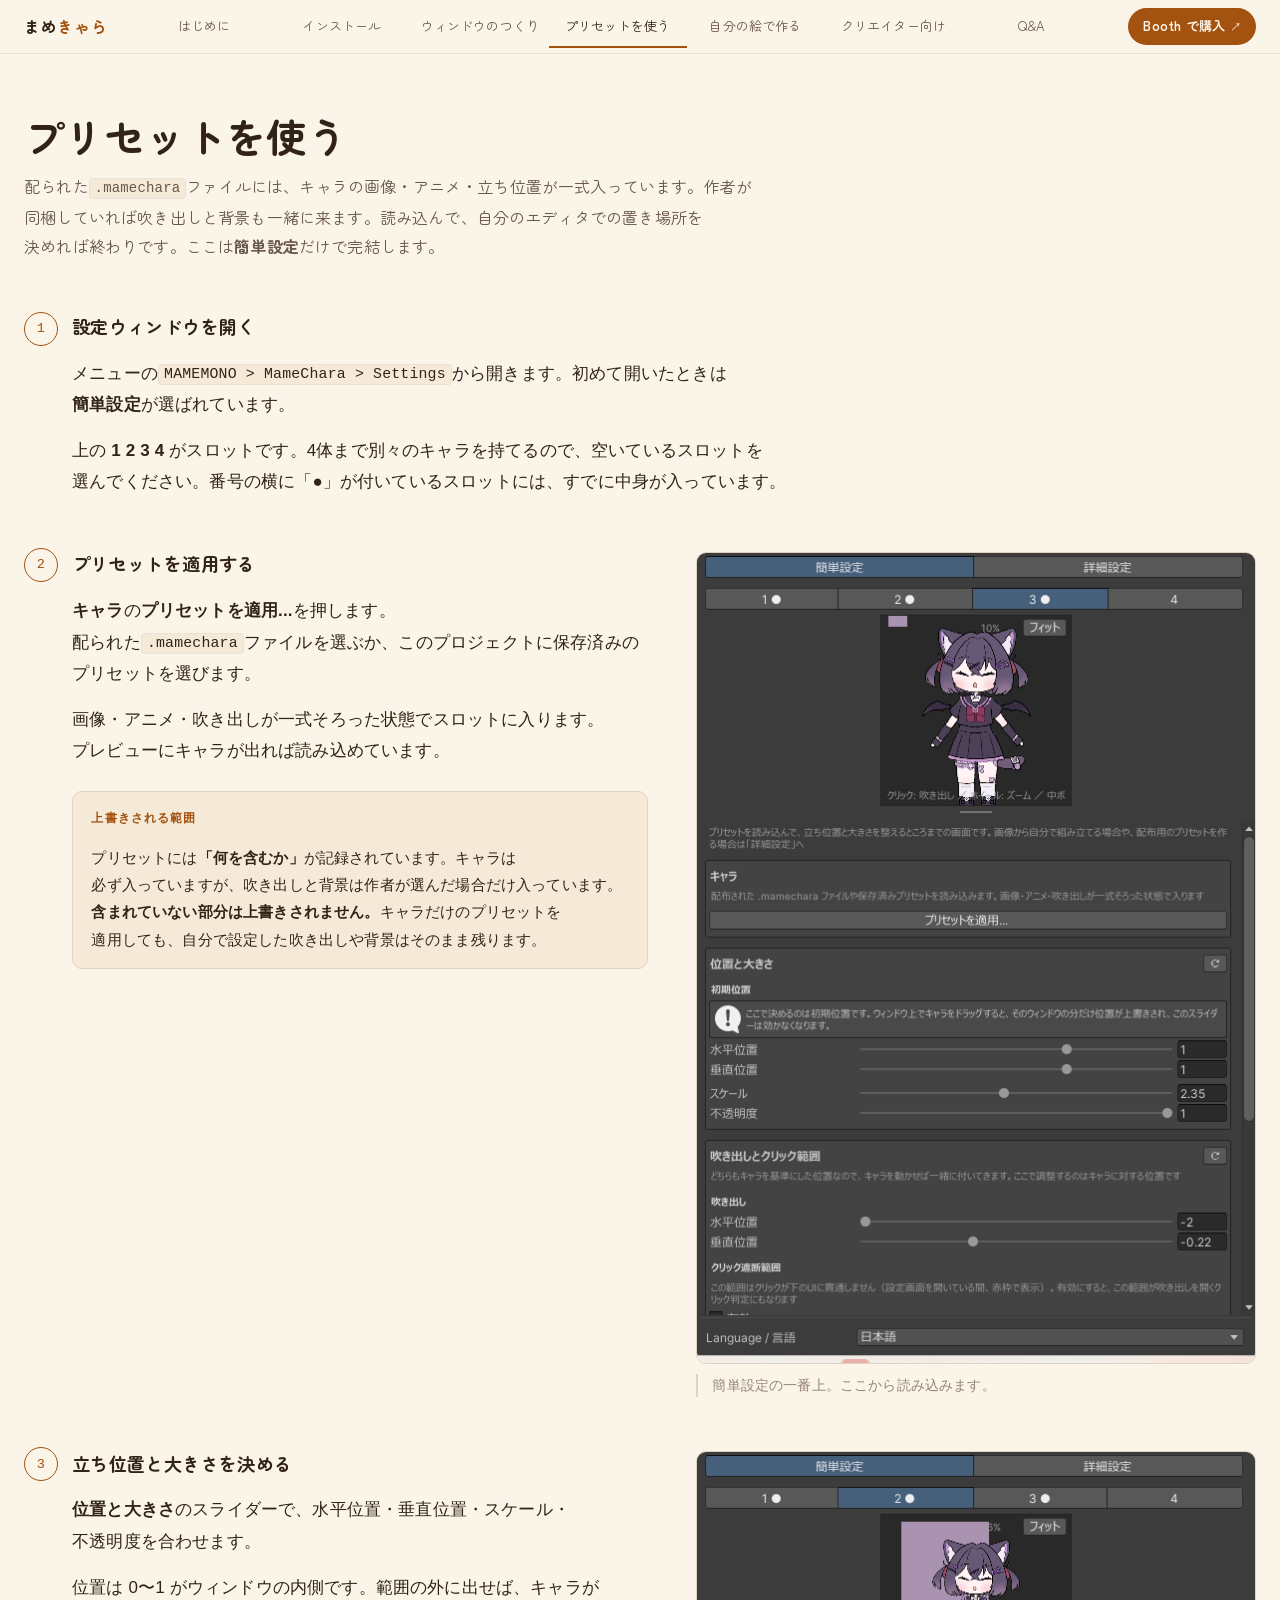
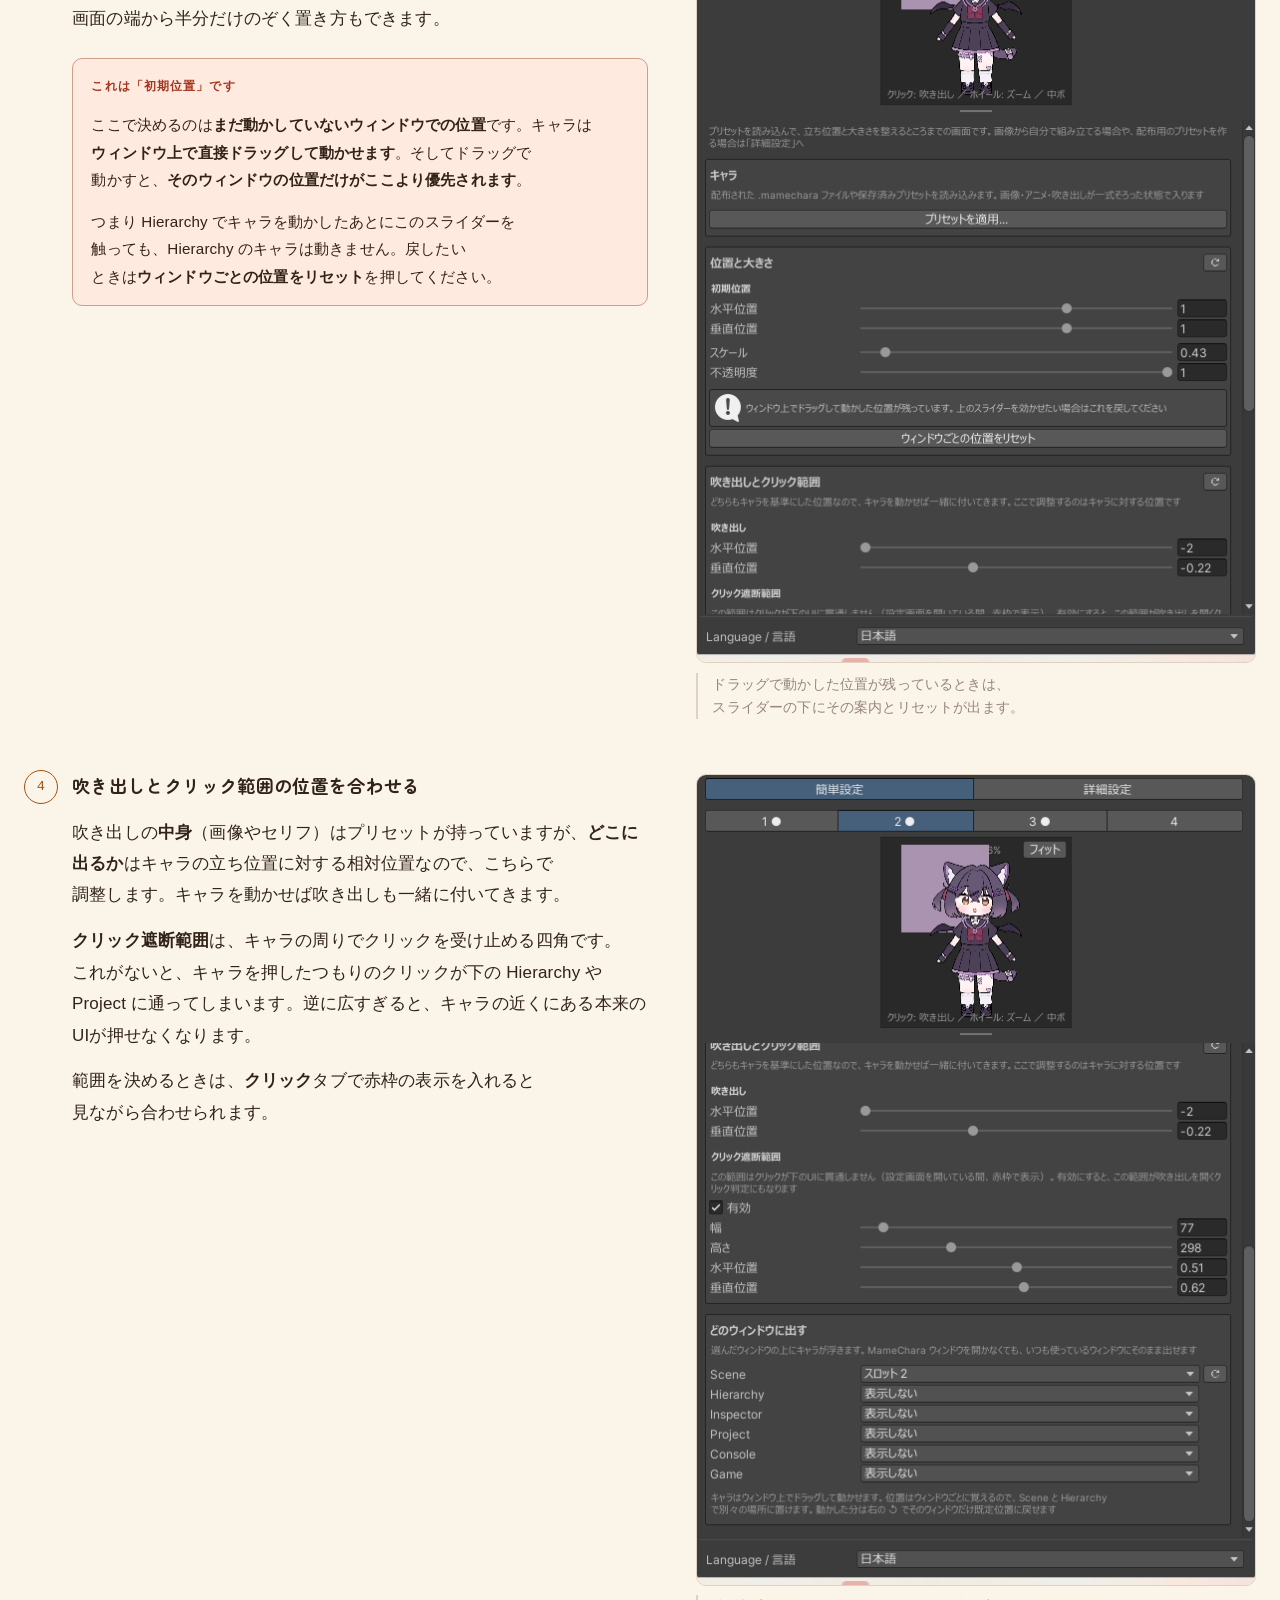
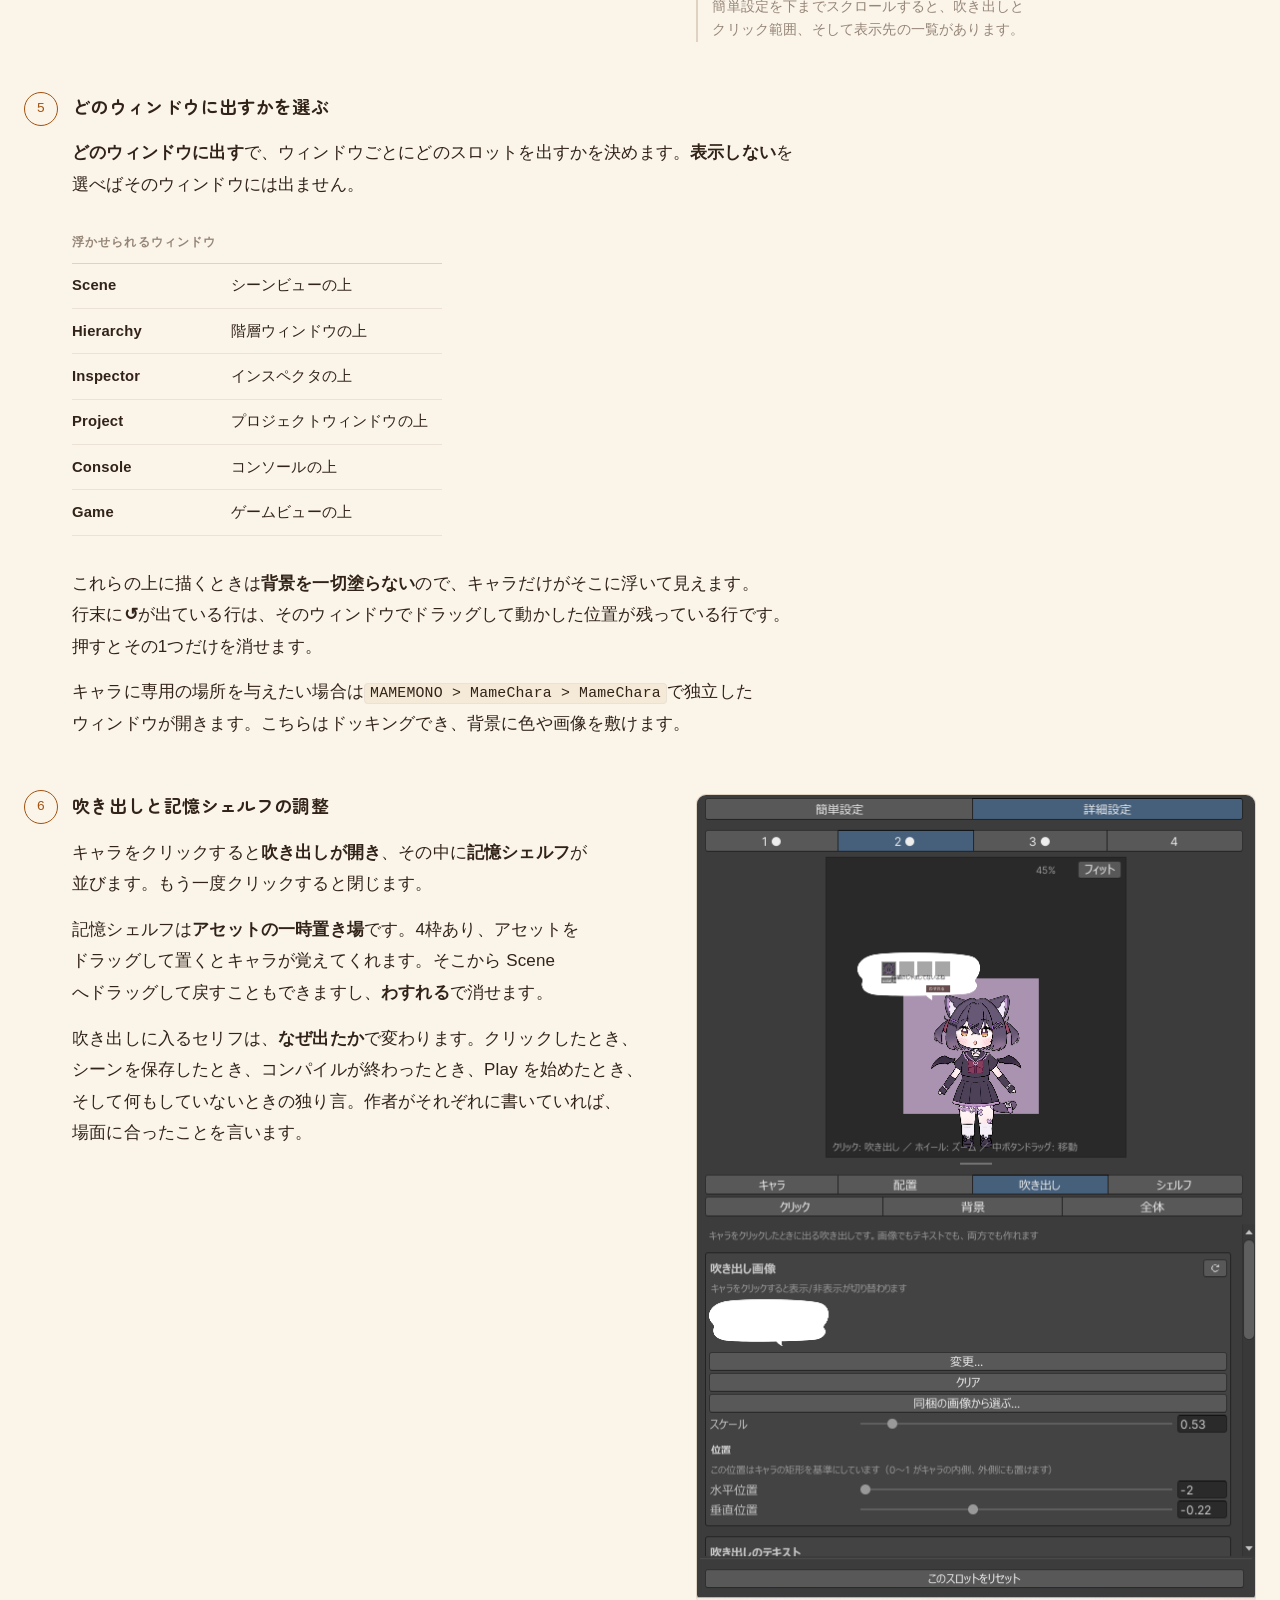
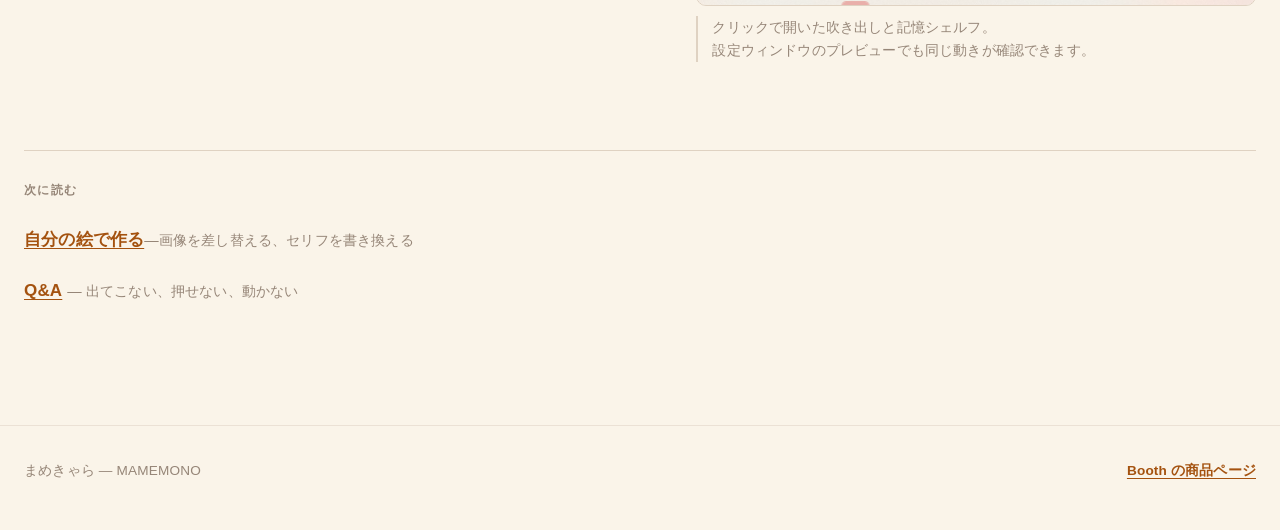
<file: use-preset.html>
<!doctype html>
<html lang="ja">
<head>
<meta charset="utf-8">
<meta name="viewport" content="width=device-width, initial-scale=1">
<title>プリセットを使う — まめきゃら</title>
<meta name="description" content="配られた .mamechara ファイルを読み込んで、立ち位置と大きさを整えるまでの手順。">
<link rel="icon" href="data:image/svg+xml,%3Csvg xmlns='http://www.w3.org/2000/svg' viewBox='0 0 32 32'%3E%3Crect width='32' height='32' rx='7' fill='%238c5a2f'/%3E%3Cellipse cx='16' cy='13.5' rx='10' ry='7' fill='%23fff'/%3E%3Cpath d='M11.5 19l0.5 6 5.5-4.5z' fill='%23fff'/%3E%3C/svg%3E">
<link rel="preconnect" href="https://fonts.googleapis.com">
<link rel="preconnect" href="https://fonts.gstatic.com" crossorigin>
<link href="https://fonts.googleapis.com/css2?family=Zen+Maru+Gothic:wght@400;500;700&display=swap" rel="stylesheet">
<link rel="stylesheet" href="assets/style.css">
</head>
<body>

<div class="topbar">
  <div class="topbar-inner">
    <a class="brand" href="index.html">まめ<span>きゃら</span></a>
    <nav>
      <a href="index.html">はじめに</a><a href="install.html">インストール</a><a href="window.html">ウィンドウのつくり</a><a href="use-preset.html" aria-current="page">プリセットを使う</a><a href="own-images.html">自分の絵で作る</a><a href="distribute.html">クリエイター向け</a> <a href="qa.html">Q&amp;A</a>
    </nav>
    <a class="buy" href="https://mamemono.booth.pm/items/8702523" target="_blank" rel="noopener">Booth で購入<span class="arrow" aria-hidden="true">↗</span></a>
  </div>
</div>

<main>

<h1>プリセットを使う</h1>

<p class="lede">
配られた<code>.mamechara</code>ファイルには、キャラの画像・アニメ・立ち位置が一式入っています。作者が同梱していれば吹き出しと背景も一緒に来ます。読み込んで、自分のエディタでの置き場所を決めれば終わりです。ここは<strong>簡単設定</strong>だけで完結します。
</p>

<ol class="steps">

<li>
<h3>設定ウィンドウを開く</h3>
<p>
  メニューの<code>MAMEMONO &gt; MameChara &gt; Settings</code>から開きます。初めて開いたときは<strong>簡単設定</strong>が選ばれています。
</p>
<p>
  上の <strong>1 2 3 4</strong> がスロットです。4体まで別々のキャラを持てるので、空いているスロットを選んでください。番号の横に「●」が付いているスロットには、すでに中身が入っています。
</p>
</li>

<li>
<div class="split">
  <div class="prose">
    <h3>プリセットを適用する</h3>
    <p>
      <strong>キャラ</strong>の<strong>プリセットを適用...</strong>を押します。配られた<code>.mamechara</code>ファイルを選ぶか、このプロジェクトに保存済みのプリセットを選びます。
    </p>
    <p>
      画像・アニメ・吹き出しが一式そろった状態でスロットに入ります。プレビューにキャラが出れば読み込めています。
    </p>
    <div class="note">
      <span class="label">上書きされる範囲</span>
      <p>
        プリセットには<strong>「何を含むか」</strong>が記録されています。キャラは必ず入っていますが、吹き出しと背景は作者が選んだ場合だけ入っています。<strong>含まれていない部分は上書きされません。</strong>キャラだけのプリセットを適用しても、自分で設定した吹き出しや背景はそのまま残ります。
      </p>
    </div>
  </div>
  <figure>
    <a href="images/simple-clean.png" title="原寸で開く"><img src="images/simple-clean.png" alt="簡単設定のキャラのセクション。プリセットを適用ボタンがある"></a>
    <figcaption>簡単設定の一番上。ここから読み込みます。</figcaption>
  </figure>
</div>
</li>

<li>
<div class="split">
  <div class="prose">
    <h3>立ち位置と大きさを決める</h3>
    <p>
      <strong>位置と大きさ</strong>のスライダーで、水平位置・垂直位置・スケール・不透明度を合わせます。
    </p>
    <p>
      位置は 0〜1 がウィンドウの内側です。範囲の外に出せば、キャラが画面の端から半分だけのぞく置き方もできます。
    </p>
    <div class="callout">
      <span class="label">これは「初期位置」です</span>
      <p>
        ここで決めるのは<strong>まだ動かしていないウィンドウでの位置</strong>です。キャラは<strong>ウィンドウ上で直接ドラッグして動かせます</strong>。そしてドラッグで動かすと、<strong>そのウィンドウの位置だけがここより優先されます</strong>。
      </p>
      <p>
        つまり Hierarchy でキャラを動かしたあとにこのスライダーを触っても、Hierarchy のキャラは動きません。戻したいときは<strong>ウィンドウごとの位置をリセット</strong>を押してください。
      </p>
    </div>
  </div>
  <figure>
    <a href="images/simple-01.png" title="原寸で開く"><img src="images/simple-01.png" alt="位置と大きさのスライダー。下にウィンドウごとの位置をリセットのボタンがある"></a>
    <figcaption>ドラッグで動かした位置が残っているときは、スライダーの下にその案内とリセットが出ます。</figcaption>
  </figure>
</div>
</li>

<li>
<div class="split">
  <div class="prose">
    <h3>吹き出しとクリック範囲の位置を合わせる</h3>
    <p>
      吹き出しの<strong>中身</strong>（画像やセリフ）はプリセットが持っていますが、<strong>どこに出るか</strong>はキャラの立ち位置に対する相対位置なので、こちらで調整します。キャラを動かせば吹き出しも一緒に付いてきます。
    </p>
    <p>
      <strong>クリック遮断範囲</strong>は、キャラの周りでクリックを受け止める四角です。これがないと、キャラを押したつもりのクリックが下の Hierarchy や Project に通ってしまいます。逆に広すぎると、キャラの近くにある本来のUIが押せなくなります。
    </p>
    <p>
      範囲を決めるときは、<strong>クリック</strong>タブで赤枠の表示を入れると見ながら合わせられます。
    </p>
  </div>
  <figure>
    <a href="images/simple-02.png" title="原寸で開く"><img src="images/simple-02.png" alt="吹き出しとクリック範囲のセクション、その下にどのウィンドウに出すの一覧"></a>
    <figcaption>簡単設定を下までスクロールすると、吹き出しとクリック範囲、そして表示先の一覧があります。</figcaption>
  </figure>
</div>
</li>

<li>
<h3>どのウィンドウに出すかを選ぶ</h3>
<p>
  <strong>どのウィンドウに出す</strong>で、ウィンドウごとにどのスロットを出すかを決めます。<strong>表示しない</strong>を選べばそのウィンドウには出ません。
</p>
<table>
  <tr><th>浮かせられるウィンドウ</th><th></th></tr>
  <tr><td>Scene</td><td>シーンビューの上</td></tr>
  <tr><td>Hierarchy</td><td>階層ウィンドウの上</td></tr>
  <tr><td>Inspector</td><td>インスペクタの上</td></tr>
  <tr><td>Project</td><td>プロジェクトウィンドウの上</td></tr>
  <tr><td>Console</td><td>コンソールの上</td></tr>
  <tr><td>Game</td><td>ゲームビューの上</td></tr>
</table>
<p>
  これらの上に描くときは<strong>背景を一切塗らない</strong>ので、キャラだけがそこに浮いて見えます。行末に<strong>↺</strong>が出ている行は、そのウィンドウでドラッグして動かした位置が残っている行です。押すとその1つだけを消せます。
</p>
<p>
  キャラに専用の場所を与えたい場合は<code>MAMEMONO &gt; MameChara &gt; MameChara</code>で独立したウィンドウが開きます。こちらはドッキングでき、背景に色や画像を敷けます。
</p>
</li>

<li>
<div class="split">
  <div class="prose">
    <h3>吹き出しと記憶シェルフの調整</h3>
    <p>
      キャラをクリックすると<strong>吹き出しが開き</strong>、その中に<strong>記憶シェルフ</strong>が並びます。もう一度クリックすると閉じます。
    </p>
    <p>
      記憶シェルフは<strong>アセットの一時置き場</strong>です。4枠あり、アセットをドラッグして置くとキャラが覚えてくれます。そこから Scene へドラッグして戻すこともできますし、<strong>わすれる</strong>で消せます。
    </p>
    <p>
      吹き出しに入るセリフは、<strong>なぜ出たか</strong>で変わります。クリックしたとき、シーンを保存したとき、コンパイルが終わったとき、Play を始めたとき、そして何もしていないときの独り言。作者がそれぞれに書いていれば、場面に合ったことを言います。
    </p>
  </div>
  <figure>
    <a href="images/in-action.png" title="原寸で開く"><img src="images/in-action.png" alt="プレビューでキャラをクリックし、吹き出しの中に記憶シェルフが並んでいる"></a>
    <figcaption>クリックで開いた吹き出しと記憶シェルフ。設定ウィンドウのプレビューでも同じ動きが確認できます。</figcaption>
  </figure>
</div>
</li>

</ol>

<div class="next">
  <span class="label">次に読む</span>
  <ul>
    <li><a href="own-images.html">自分の絵で作る</a><span class="why">—画像を差し替える、セリフを書き換える</span></li>
    <li><a href="qa.html">Q&amp;A</a> <span class="why">— 出てこない、押せない、動かない</span></li>
  </ul>
</div>

</main>

<footer><div class="inner">
  <span>まめきゃら — MAMEMONO</span>
  <a href="https://mamemono.booth.pm/items/8702523" target="_blank" rel="noopener">Booth の商品ページ</a>
</div></footer>

</body>
</html>
</file>
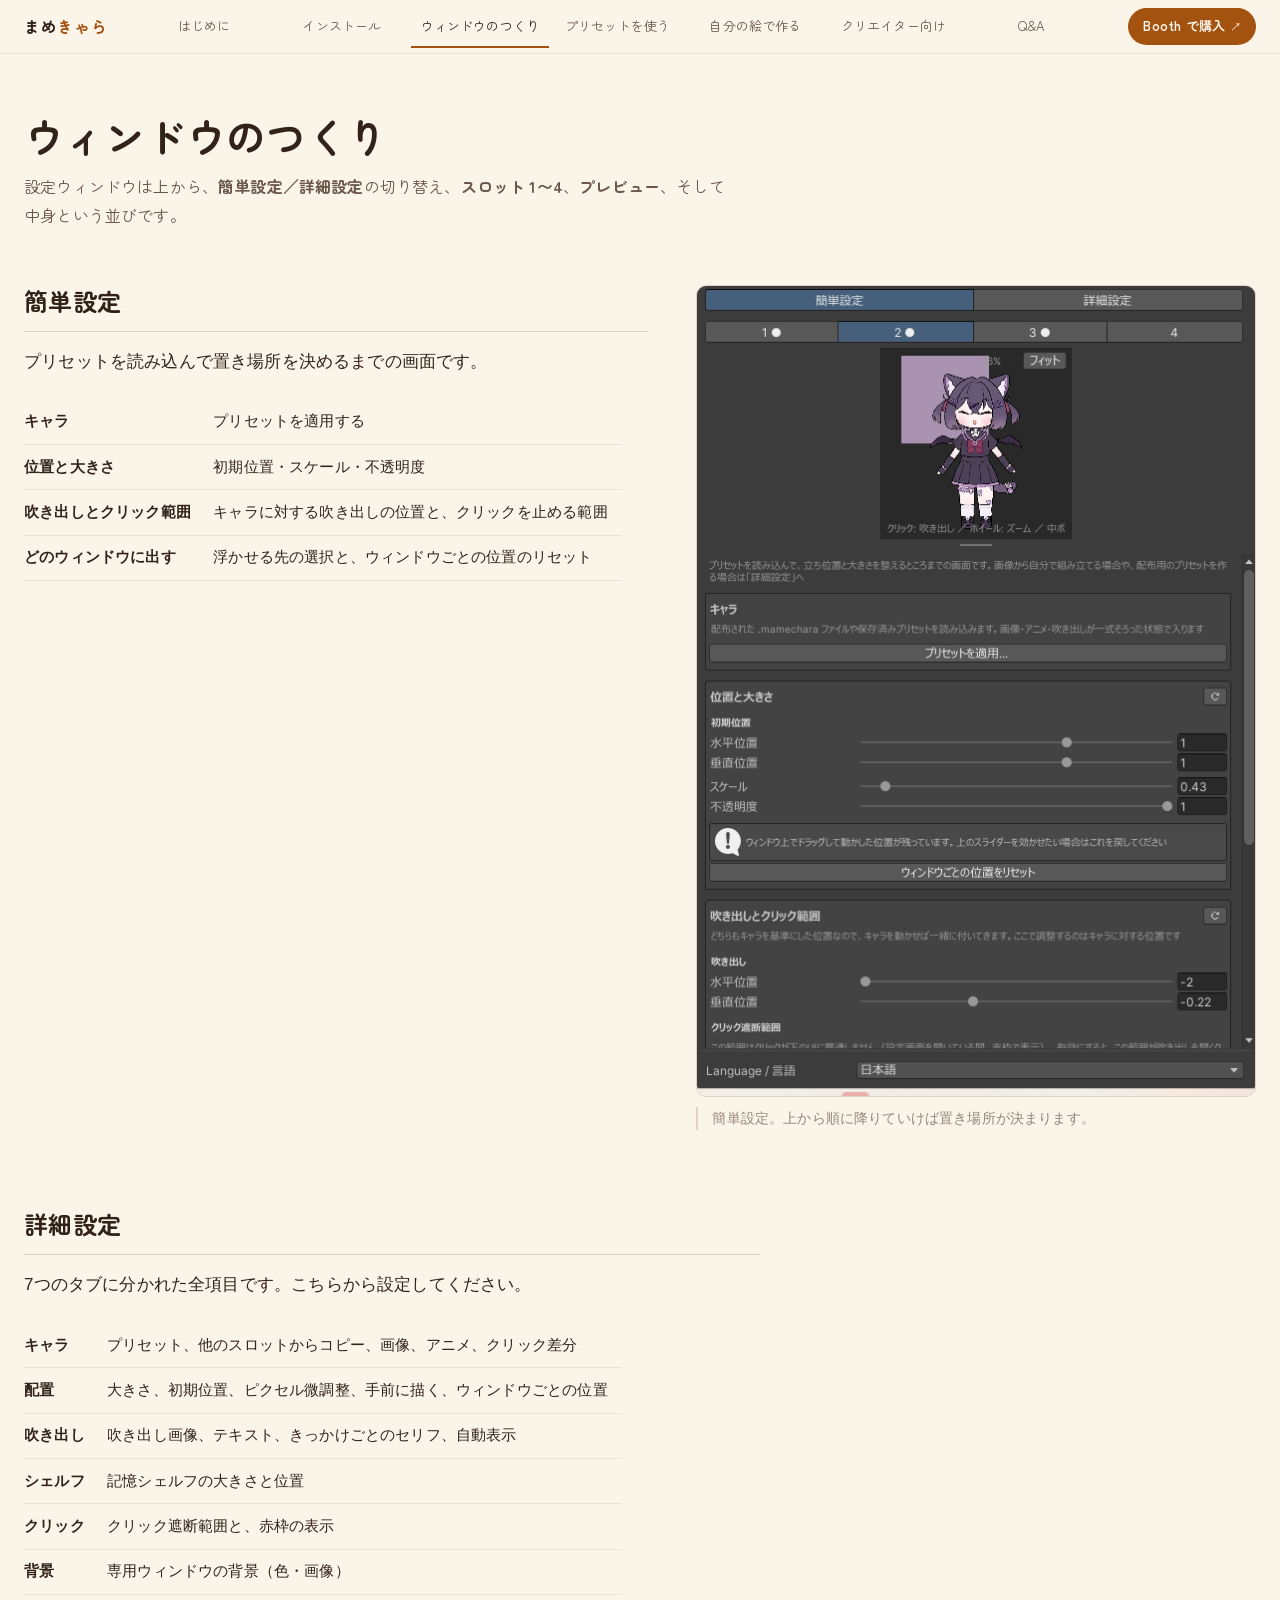
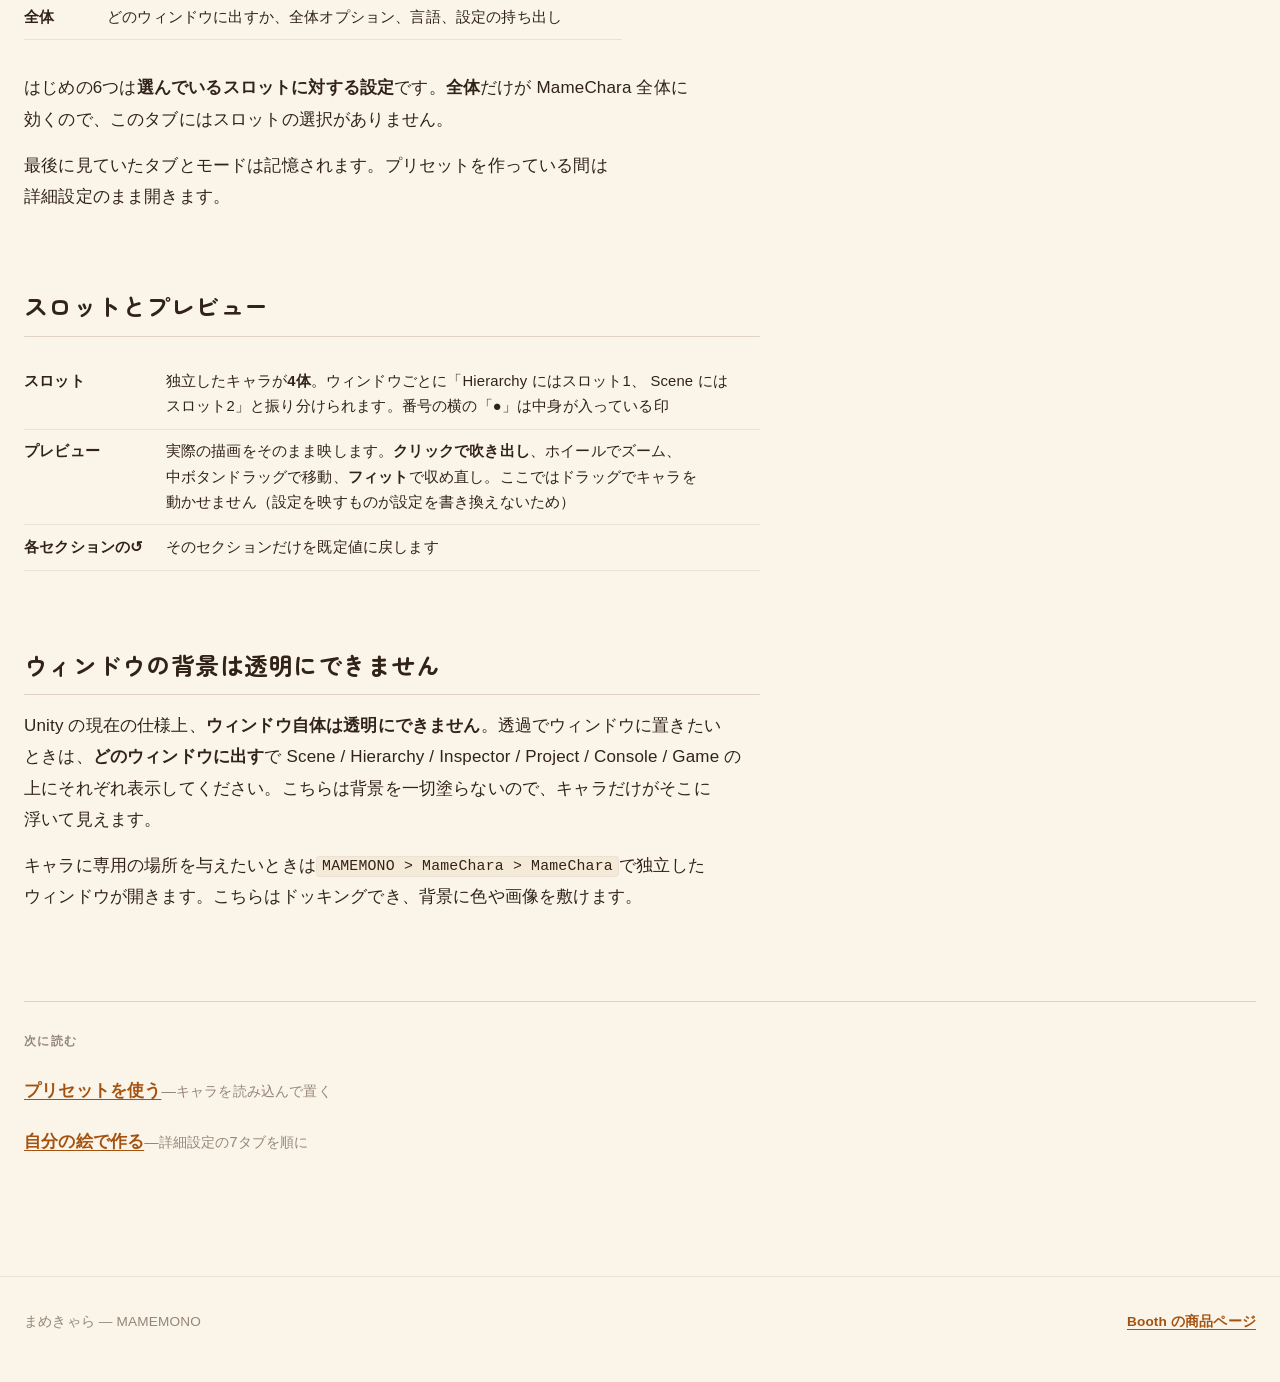
<file: window.html>
<!doctype html>
<html lang="ja">
<head>
<meta charset="utf-8">
<meta name="viewport" content="width=device-width, initial-scale=1">
<title>ウィンドウのつくり — まめきゃら</title>
<meta name="description" content="設定ウィンドウの構造。簡単設定と詳細設定、4つのスロット、プレビュー、そして背景が透明にできない理由。">
<link rel="icon" href="data:image/svg+xml,%3Csvg xmlns='http://www.w3.org/2000/svg' viewBox='0 0 32 32'%3E%3Crect width='32' height='32' rx='7' fill='%238c5a2f'/%3E%3Cellipse cx='16' cy='13.5' rx='10' ry='7' fill='%23fff'/%3E%3Cpath d='M11.5 19l0.5 6 5.5-4.5z' fill='%23fff'/%3E%3C/svg%3E">
<link rel="preconnect" href="https://fonts.googleapis.com">
<link rel="preconnect" href="https://fonts.gstatic.com" crossorigin>
<link href="https://fonts.googleapis.com/css2?family=Zen+Maru+Gothic:wght@400;500;700&display=swap" rel="stylesheet">
<link rel="stylesheet" href="assets/style.css">
</head>
<body>

<div class="topbar">
  <div class="topbar-inner">
    <a class="brand" href="index.html">まめ<span>きゃら</span></a>
    <nav>
      <a href="index.html">はじめに</a><a href="install.html">インストール</a><a href="window.html" aria-current="page">ウィンドウのつくり</a><a href="use-preset.html">プリセットを使う</a><a href="own-images.html">自分の絵で作る</a><a href="distribute.html">クリエイター向け</a> <a href="qa.html">Q&amp;A</a>
    </nav>
    <a class="buy" href="https://mamemono.booth.pm/items/8702523" target="_blank" rel="noopener">Booth で購入<span class="arrow" aria-hidden="true">↗</span></a>
  </div>
</div>

<main>

<h1>ウィンドウのつくり</h1>

<p class="lede">
設定ウィンドウは上から、<strong>簡単設定／詳細設定</strong>の切り替え、<strong>スロット 1〜4</strong>、<strong>プレビュー</strong>、そして中身という並びです。
</p>

<div class="split">
  <div class="prose">
    <h2 style="margin-top:0">簡単設定</h2>
    <p>
      プリセットを読み込んで置き場所を決めるまでの画面です。
    </p>
    <table>
      <tr><td>キャラ</td><td>プリセットを適用する</td></tr>
      <tr><td>位置と大きさ</td><td>初期位置・スケール・不透明度</td></tr>
      <tr><td>吹き出しとクリック範囲</td><td>キャラに対する吹き出しの位置と、クリックを止める範囲</td></tr>
      <tr><td>どのウィンドウに出す</td><td>浮かせる先の選択と、ウィンドウごとの位置のリセット</td></tr>
    </table>
  </div>
  <figure>
    <a href="images/simple-01.png" title="原寸で開く"><img src="images/simple-01.png" alt="簡単設定の画面。プレビューの下にキャラ、位置と大きさの各項目が並ぶ"></a>
    <figcaption>簡単設定。上から順に降りていけば置き場所が決まります。</figcaption>
  </figure>
</div>

<h2>詳細設定</h2>

<p>
  7つのタブに分かれた全項目です。こちらから設定してください。
</p>

<table class="full">
  <tr><td>キャラ</td><td>プリセット、他のスロットからコピー、画像、アニメ、クリック差分</td></tr>
  <tr><td>配置</td><td>大きさ、初期位置、ピクセル微調整、手前に描く、ウィンドウごとの位置</td></tr>
  <tr><td>吹き出し</td><td>吹き出し画像、テキスト、きっかけごとのセリフ、自動表示</td></tr>
  <tr><td>シェルフ</td><td>記憶シェルフの大きさと位置</td></tr>
  <tr><td>クリック</td><td>クリック遮断範囲と、赤枠の表示</td></tr>
  <tr><td>背景</td><td>専用ウィンドウの背景（色・画像）</td></tr>
  <tr><td>全体</td><td>どのウィンドウに出すか、全体オプション、言語、設定の持ち出し</td></tr>
</table>

<p>
  はじめの6つは<strong>選んでいるスロットに対する設定</strong>です。<strong>全体</strong>だけが MameChara 全体に効くので、このタブにはスロットの選択がありません。
</p>

<p>
  最後に見ていたタブとモードは記憶されます。プリセットを作っている間は詳細設定のまま開きます。
</p>

<h2>スロットとプレビュー</h2>

<table class="full">
  <tr><td>スロット</td><td>
    独立したキャラが<strong>4体</strong>。ウィンドウごとに「Hierarchy にはスロット1、 Scene にはスロット2」と振り分けられます。番号の横の「●」は中身が入っている印
  </td></tr>
  <tr><td>プレビュー</td><td>
    実際の描画をそのまま映します。<strong>クリックで吹き出し</strong>、ホイールでズーム、中ボタンドラッグで移動、<strong>フィット</strong>で収め直し。ここではドラッグでキャラを動かせません（設定を映すものが設定を書き換えないため）
  </td></tr>
  <tr><td>各セクションの↺</td><td>そのセクションだけを既定値に戻します</td></tr>
</table>

<h2>ウィンドウの背景は透明にできません</h2>

<p>
  Unity の現在の仕様上、<strong>ウィンドウ自体は透明にできません</strong>。透過でウィンドウに置きたいときは、<strong>どのウィンドウに出す</strong>で Scene / Hierarchy / Inspector / Project / Console / Game の上にそれぞれ表示してください。こちらは背景を一切塗らないので、キャラだけがそこに浮いて見えます。
</p>

<p>
  キャラに専用の場所を与えたいときは<code>MAMEMONO &gt; MameChara &gt; MameChara</code>で独立したウィンドウが開きます。こちらはドッキングでき、背景に色や画像を敷けます。
</p>

<div class="next">
  <span class="label">次に読む</span>
  <ul>
    <li><a href="use-preset.html">プリセットを使う</a><span class="why">—キャラを読み込んで置く</span></li>
    <li><a href="own-images.html">自分の絵で作る</a><span class="why">—詳細設定の7タブを順に</span></li>
  </ul>
</div>

</main>

<footer><div class="inner">
  <span>まめきゃら — MAMEMONO</span>
  <a href="https://mamemono.booth.pm/items/8702523" target="_blank" rel="noopener">Booth の商品ページ</a>
</div></footer>

</body>
</html>
</file>
<file: assets/style.css>
/* MameChara docs — 設定画面のスクリーンショットが主役なので、
   紙面は静かにして、画像に枠と余白を与えることに寄せている */

:root {
  color-scheme: light dark;

  --ink:        oklch(27% 0.030 55);
  --ink-soft:   oklch(47% 0.032 58);
  --ink-faint:  oklch(63% 0.028 62);
  --paper:      oklch(96.8% 0.016 80);
  --paper-2:    oklch(94% 0.026 78);
  --line:       oklch(87% 0.026 74);
  --line-soft:  oklch(91.5% 0.020 76);

  --accent:     oklch(53% 0.130 52);
  --accent-2:   oklch(64% 0.145 58);
  --accent-wash: oklch(95% 0.040 72);

  /* 注意書きはアクセントと混ざらないよう赤茶寄りに置く */
  --warn:       oklch(49% 0.150 33);
  --warn-wash:  oklch(96% 0.038 40);

  --shot-mat:   oklch(91.5% 0.022 76);

  --text-base:  1.0625rem;
  --measure:    46rem;
  --shot:       35rem;   /* スクリーンショットの原寸 560px */
  --radius:     10px;

  /* 見出しとキャッチは丸ゴシック。明朝のような固い書体は使わない */
  --display: "Zen Maru Gothic", "Hiragino Maru Gothic ProN", "M PLUS Rounded 1c",
             "Yu Gothic UI", Meiryo, sans-serif;
  --sans: -apple-system, BlinkMacSystemFont, "Hiragino Kaku Gothic ProN",
          "Noto Sans JP", "Yu Gothic UI", Meiryo, sans-serif;
  --mono: "SFMono-Regular", Consolas, "Roboto Mono", monospace;
}

@media (prefers-color-scheme: dark) {
  :root {
    --ink:        oklch(93% 0.016 78);
    --ink-soft:   oklch(76% 0.022 72);
    --ink-faint:  oklch(59% 0.022 66);
    --paper:      oklch(20% 0.018 52);
    --paper-2:    oklch(24% 0.024 56);
    --line:       oklch(34% 0.026 60);
    --line-soft:  oklch(28% 0.021 57);

    --accent:     oklch(81% 0.115 70);
    --accent-2:   oklch(73% 0.130 62);
    --accent-wash: oklch(28% 0.045 58);

    --warn:       oklch(83% 0.105 45);
    --warn-wash:  oklch(29% 0.042 38);

    --shot-mat:   oklch(27% 0.020 57);
  }
}

* { box-sizing: border-box; }

html { -webkit-text-size-adjust: 100%; }

body {
  margin: 0;
  background: var(--paper);
  color: var(--ink);
  font-family: var(--sans);
  font-size: var(--text-base);
  line-height: 1.85;
  letter-spacing: 0.01em;

  /* 日本語を文節で折り返す。「〜できま」で切れて次行が「す。」になるのを防ぐ。
     未対応のブラウザでは通常の折り返しに戻るだけ */
  word-break: auto-phrase;
  line-break: strict;
  text-wrap: pretty;
}

/* ── 上部ナビ ── */

.topbar {
  position: sticky;
  top: 0;
  z-index: 10;
  background: color-mix(in oklab, var(--paper) 88%, transparent);
  backdrop-filter: blur(10px);
  border-bottom: 1px solid var(--line-soft);
}

.topbar-inner {
  max-width: 84rem;
  margin: 0 auto;
  padding: 0.35rem 1.5rem;
  display: flex;
  align-items: center;
  gap: 1.75rem;
}

.brand {
  font-family: var(--display);
  font-weight: 700;
  letter-spacing: 0.04em;
  text-decoration: none;
  color: var(--ink);
  font-size: 1rem;
  flex: none;
}

.brand span { color: var(--accent); }

/* 項目の幅を揃える。文字数がばらばらでも等分に並ぶ */
.topbar nav {
  flex: 1;
  display: grid;
  grid-auto-flow: column;
  grid-auto-columns: 1fr;
  font-family: var(--display);
  font-size: 0.8125rem;
}

.topbar nav a {
  color: var(--ink-soft);
  text-decoration: none;
  text-align: center;
  padding: 0.55rem 0.25rem 0.45rem;
  border-bottom: 2px solid transparent;
  transition: color 140ms ease, border-color 140ms ease;
  white-space: nowrap;
}

.topbar nav a:hover { color: var(--ink); border-bottom-color: var(--line); }
.topbar nav a[aria-current="page"] { color: var(--ink); border-bottom-color: var(--accent); }

/* 右上の購入ボタン。読むページの並びとは別物なので、
   ナビの下線ではなく塗りで区別する */
.buy {
  flex: none;
  font-family: var(--display);
  font-size: 0.8125rem;
  font-weight: 700;
  letter-spacing: 0.02em;
  text-decoration: none;
  color: var(--paper);
  background: var(--accent);
  border-radius: 999px;
  padding: 0.4rem 0.95rem 0.42rem;
  white-space: nowrap;
  display: inline-flex;
  align-items: baseline;
  gap: 0.3em;
  transition: background 160ms ease, transform 160ms ease, box-shadow 160ms ease;
}

.buy:hover {
  color: var(--paper);
  background: var(--accent-2);
  transform: translateY(-1px);
  box-shadow: 0 3px 12px -4px color-mix(in oklab, var(--accent) 60%, transparent);
}

.buy .arrow { font-size: 0.85em; opacity: 0.8; }

@media (max-width: 48rem) {
  .topbar-inner { flex-wrap: wrap; gap: 0.4rem 1rem; padding-bottom: 0.2rem; }
  .brand { padding: 0.35rem 0; order: 0; }
  /* 折り返すときは1段目にブランドと購入ボタン、2段目にナビ */
  .buy { order: 1; margin-left: auto; }
  .topbar nav {
    order: 2;
    flex-basis: 100%;
    grid-auto-flow: row;
    grid-template-columns: repeat(3, 1fr);
    gap: 0.1rem;
    font-size: 0.8125rem;
  }
  /* 狭いところでは「ウィンドウのつくり」が1行に収まらないので折り返させる。
     nowrap のままだと枠から溢れる */
  .topbar nav a { white-space: normal; line-height: 1.5; }
}

@media (max-width: 30rem) {
  .topbar nav { grid-template-columns: repeat(2, 1fr); font-size: 0.78rem; }
  .buy { font-size: 0.78rem; padding: 0.35rem 0.8rem 0.37rem; }
}

/* ── 本文 ── */

main {
  max-width: 84rem;
  margin: 0 auto;
  padding: 3.5rem 1.5rem 6rem;
}

.prose { max-width: var(--measure); }

h1 {
  font-family: var(--display);
  text-wrap: balance;
  font-size: clamp(1.7rem, 1.2rem + 1.9vw, 2.5rem);
  line-height: 1.3;
  letter-spacing: 0.01em;
  margin: 0 0 0.6rem;
  font-weight: 600;
}

.lede {
  font-family: var(--display);
  max-width: var(--measure);
  font-size: 1rem;
  font-weight: 400;
  line-height: 1.85;
  color: var(--ink-soft);
  margin: 0 0 3rem;
}

h2 {
  font-family: var(--display);
  text-wrap: balance;
  font-size: 1.5rem;
  font-weight: 600;
  letter-spacing: 0.02em;
  margin: 4.5rem 0 0.4rem;
  padding-bottom: 0.45rem;
  border-bottom: 1px solid var(--line);
  max-width: var(--measure);
}

h3 {
  font-family: var(--display);
  text-wrap: balance;
  font-size: 1.125rem;
  font-weight: 700;
  margin: 2.75rem 0 0.3rem;
  letter-spacing: 0.02em;
}

h3 .num {
  display: inline-block;
  min-width: 1.6em;
  color: var(--accent);
  font-family: var(--mono);
  font-size: 0.85em;
}

p, ul, ol, table { max-width: var(--measure); }
p { margin: 0.9rem 0; }

a { color: var(--accent); text-decoration-thickness: 1px; text-underline-offset: 3px; }
a:hover { color: var(--accent-2); }

ul, ol { padding-left: 1.4rem; }
li { margin: 0.35rem 0; }
li::marker { color: var(--ink-faint); }

code {
  font-family: var(--mono);
  font-size: 0.875em;
  background: var(--paper-2);
  border: 1px solid var(--line-soft);
  border-radius: 4px;
  padding: 0.1em 0.35em;
}

kbd {
  font-family: var(--sans);
  font-size: 0.85em;
  background: var(--paper-2);
  border: 1px solid var(--line);
  border-bottom-width: 2px;
  border-radius: 5px;
  padding: 0.1em 0.45em;
  white-space: nowrap;
}

strong { font-weight: 700; }

/* ── スクリーンショット ── */

figure {
  margin: 1.6rem 0 2.2rem;
  max-width: var(--shot);
}

figure.wide { max-width: var(--measure); }

figure img {
  display: block;
  width: 100%;
  height: auto;
  border: 1px solid var(--line);
  border-radius: var(--radius);
  background: var(--shot-mat);
}

/* 画像は原寸 560px。縮めると Unity の文字が読めないので、
   クリックで原寸を開けるようにしている */
figure a {
  display: block;
  border-radius: var(--radius);
  cursor: zoom-in;
}

figure a img { transition: border-color 160ms ease, box-shadow 160ms ease; }

figure a:hover img,
figure a:focus-visible img {
  border-color: var(--accent);
  box-shadow: 0 2px 18px -6px color-mix(in oklab, var(--accent) 55%, transparent);
}

figcaption {
  margin-top: 0.6rem;
  font-size: 0.85rem;
  line-height: 1.7;
  color: var(--ink-faint);
  padding-left: 0.9rem;
  border-left: 2px solid var(--line);
}

/* 画像と文章を並べる。狭い画面では縦に落ちる。
   短い側を中央に置くと見出しが図の中ほどまで下がってしまうので、上端で揃える */
.split {
  display: grid;
  grid-template-columns: minmax(24rem, 1fr) minmax(0, var(--shot));
  gap: 3rem;
  align-items: start;
  max-width: 84rem;
}

.split > figure { margin: 0.4rem 0 0; max-width: none; }
.split .prose { max-width: none; }
.split .prose p, .split .prose ul, .split .prose ol, .split .prose table { max-width: none; }

@media (max-width: 68rem) {
  .split { grid-template-columns: minmax(0, 1fr); gap: 0.5rem; }
  .split > figure { max-width: var(--shot); }
}

/* 短いブロックは balance の方が文節で揃う。
   pretty だと行を詰めきろうとして「部分は上/書きされません」のように
   語の途中で切れることがある（実測して確かめた） */
.note p, .callout p, figcaption, .path p, .faq summary, .next .why, dl.terms dd {
  text-wrap: balance;
}

/* ── 注記 ── */

.note, .callout {
  margin: 1.5rem 0;
  padding: 0.95rem 1.15rem;
  border-radius: var(--radius);
  border: 1px solid var(--line);
  background: var(--paper-2);
  max-width: var(--measure);
  font-size: 0.95rem;
  line-height: 1.8;
}

.note > :first-child, .callout > :first-child { margin-top: 0; }
.note > :last-child, .callout > :last-child { margin-bottom: 0; }

.callout {
  border-color: color-mix(in oklab, var(--warn) 35%, var(--line));
  background: var(--warn-wash);
}

.callout .label, .note .label {
  display: block;
  font-size: 0.775rem;
  font-weight: 700;
  letter-spacing: 0.09em;
  margin-bottom: 0.2rem;
  color: var(--warn);
}

.note .label { color: var(--accent); }

/* ── 入口カード ── */

.paths {
  display: grid;
  grid-template-columns: repeat(auto-fit, minmax(15.5rem, 1fr));
  gap: 1.25rem;
  max-width: 84rem;
  margin: 1.75rem 0 1rem;
}

.path {
  display: block;
  padding: 1.3rem 1.35rem 1.45rem;
  border: 1px solid var(--line);
  border-radius: var(--radius);
  background: var(--paper-2);
  text-decoration: none;
  color: inherit;
  transition: border-color 160ms ease, transform 160ms ease, background 160ms ease;
}

.path:hover {
  border-color: var(--accent);
  background: var(--accent-wash);
  transform: translateY(-2px);
}

.path .who {
  display: block;
  font-size: 0.75rem;
  letter-spacing: 0.11em;
  color: var(--accent);
  font-weight: 700;
  margin-bottom: 0.5rem;
}

.path .title {
  display: block;
  font-family: var(--display);
  font-size: 1.2rem;
  font-weight: 600;
  line-height: 1.5;
  margin-bottom: 0.4rem;
}

.path p { margin: 0; font-size: 0.9rem; line-height: 1.75; color: var(--ink-soft); }

/* ── 表 ── */

table {
  width: 100%;
  border-collapse: collapse;
  font-size: 0.925rem;
  margin: 1.4rem 0 2rem;
  display: block;
  overflow-x: auto;
}

table.full { max-width: var(--measure); }

th, td {
  text-align: left;
  vertical-align: top;
  padding: 0.6rem 0.9rem 0.6rem 0;
  border-bottom: 1px solid var(--line-soft);
  line-height: 1.7;
}

th {
  font-size: 0.775rem;
  letter-spacing: 0.09em;
  color: var(--ink-faint);
  font-weight: 700;
  border-bottom-color: var(--line);
  white-space: nowrap;
}

td:first-child { white-space: nowrap; padding-right: 1.4rem; font-weight: 600; }

/* ── 手順 ── */

.steps { counter-reset: step; list-style: none; padding-left: 0; max-width: 84rem; }

.steps > li {
  counter-increment: step;
  position: relative;
  padding-left: 3rem;
  margin: 0 0 3rem;
}

.steps > li::before {
  content: counter(step);
  position: absolute;
  left: 0;
  top: 0.15rem;
  width: 2rem;
  height: 2rem;
  display: grid;
  place-items: center;
  border-radius: 50%;
  border: 1px solid var(--accent);
  color: var(--accent);
  font-family: var(--mono);
  font-size: 0.85rem;
  line-height: 1;
}

/* 番号の丸と見出しの高さを合わせる。図がある項目は見出しが
   .split > .prose の中に入るので、そちらにも同じ指定が必要 */
.steps > li > h3:first-child,
.steps > li > .split > .prose > h3:first-child,
.steps > li > .split > .prose > h2:first-child { margin-top: 0.1rem; }

/* 手順の中では見出しを番号の高さに合わせる。中央寄せにすると番号だけが
   ぽつんと上に残って、どの見出しの番号なのか分からなくなる */
.steps .split { align-items: start; }

/* ── 用語の定義リスト ── */

dl.terms { max-width: var(--measure); margin: 1.4rem 0 2rem; }
dl.terms dt { font-weight: 700; margin-top: 1.2rem; }
dl.terms dd { margin: 0.2rem 0 0; color: var(--ink-soft); }

/* ── 次に読む ── */

.next {
  margin-top: 5.5rem;
  padding-top: 1.75rem;
  border-top: 1px solid var(--line);
  max-width: 84rem;
}

.next .label {
  display: block;
  font-size: 0.775rem;
  letter-spacing: 0.11em;
  color: var(--ink-faint);
  font-weight: 700;
  margin-bottom: 0.9rem;
}

.next ul { list-style: none; padding: 0; max-width: none; display: grid; gap: 0.5rem; }
.next a { font-weight: 600; }
.next .why { color: var(--ink-faint); font-weight: 400; font-size: 0.9rem; }

footer {
  border-top: 1px solid var(--line-soft);
  padding: 2rem 1.5rem 3rem;
  color: var(--ink-faint);
  font-size: 0.85rem;
}

footer .inner {
  max-width: 84rem;
  margin: 0 auto;
  display: flex;
  gap: 0.6rem 1.5rem;
  flex-wrap: wrap;
  align-items: baseline;
  justify-content: space-between;
}

footer a { font-weight: 600; }

/* ── 目次（リファレンス用） ── */

.toc {
  max-width: var(--measure);
  margin: 0 0 3rem;
  padding: 1.1rem 1.3rem;
  border: 1px solid var(--line);
  border-radius: var(--radius);
  background: var(--paper-2);
}

.toc .label {
  display: block;
  font-size: 0.775rem;
  letter-spacing: 0.11em;
  color: var(--ink-faint);
  font-weight: 700;
  margin-bottom: 0.5rem;
}

.toc ul { margin: 0; padding-left: 1.1rem; columns: 2; column-gap: 2rem; font-size: 0.925rem; }

@media (max-width: 34rem) {
  .toc ul { columns: 1; }
  main { padding-top: 2.5rem; }
}

/* ── よくある症状 ── */

.faq { max-width: var(--measure); }

.faq details {
  border: 1px solid var(--line);
  border-radius: var(--radius);
  margin: 0.6rem 0;
  background: var(--paper-2);
  overflow: hidden;
}

.faq summary {
  font-family: var(--display);
  cursor: pointer;
  padding: 0.85rem 1.15rem;
  font-weight: 600;
  list-style: none;
  display: flex;
  gap: 0.7rem;
  align-items: baseline;
  transition: background 140ms ease;
}

.faq summary::-webkit-details-marker { display: none; }
.faq summary:hover { background: var(--accent-wash); }

.faq summary::before {
  content: "＋";
  color: var(--accent);
  font-size: 0.85em;
  flex: none;
}

.faq details[open] summary::before { content: "－"; }
.faq details[open] summary { border-bottom: 1px solid var(--line-soft); }

.faq .body { padding: 0.3rem 1.15rem 1rem; font-size: 0.95rem; }
.faq .body > :first-child { margin-top: 0.7rem; }
.faq .body > :last-child { margin-bottom: 0; }
.faq .body p, .faq .body ul, .faq .body ol { max-width: none; }
</file>
